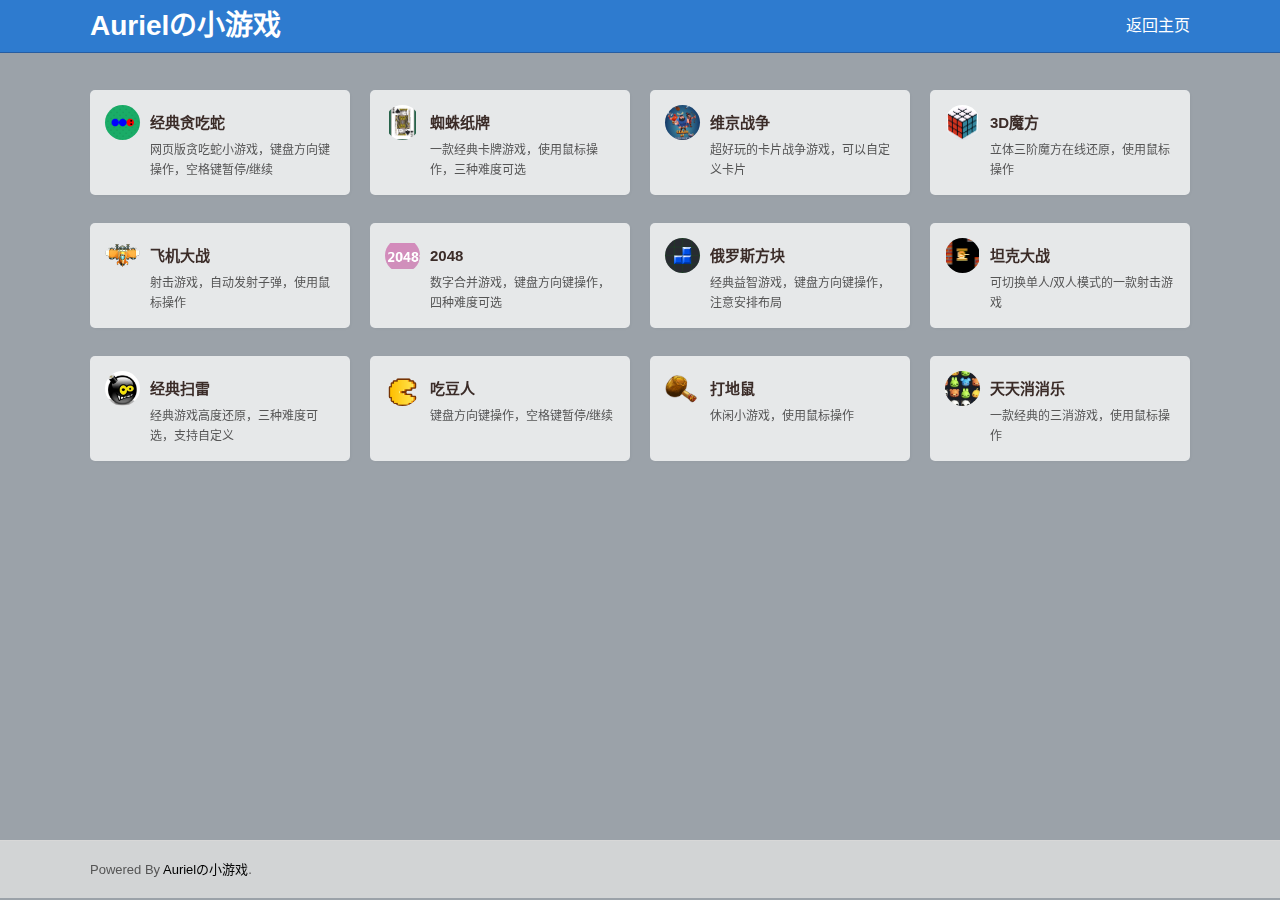
<file: index.html>
<!DOCTYPE html>
<html lang="zh-CN">
<head>
  <meta charset="UTF-8">
  <meta name="viewport" content="width=device-width, initial-scale=1, user-scalable=no" />
  <meta http-equiv="Cache-Control" content="no-transform" />
  <meta http-equiv="Cache-Control" content="no-siteapp" />
  <meta name="applicable-device" content="pc,mobile" />
  <meta name="author" content="Auriel" />
  <meta name="description" content="Aurielの小游戏,在线小游戏,HTML5游戏,小游戏在线玩" />
  <meta name="keywords" content="Auriel,小游戏,在线小游戏,HTML5游戏,网页游戏,小游戏在线玩,益智小游戏,休闲小游戏,Online Mini Games,auriel.top" />
  <link rel="stylesheet" href="css/nav.css" type="text/css" />
  <title>Aurielの小游戏</title>
  <link rel="shortcut icon" href="favicon.ico" />
  <!--Google Analytics(gtag)-->
  <script async src="https://www.googletagmanager.com/gtag/js?id=G-WVK0S6H59D"></script>
  <script>
    window.dataLayer = window.dataLayer || [];
    function gtag(){dataLayer.push(arguments);}
    gtag('js', new Date());
    gtag('config', 'G-WVK0S6H59D');
  </script>
  <!--Microsoft Clarity-->
  <script type="text/javascript">
    (function(c,l,a,r,i,t,y){
      c[a]=c[a]||function(){(c[a].q=c[a].q||[]).push(arguments)};
      t=l.createElement(r);t.async=1;t.src="https://www.clarity.ms/tag/"+i;
      y=l.getElementsByTagName(r)[0];y.parentNode.insertBefore(t,y);
    })(window, document, "clarity", "script", "fu11495sl7");
  </script>
  <!--百度统计-->
  <script>
    var _hmt = _hmt || [];
    (function() {
      var hm = document.createElement("script");
      hm.src = "https://hm.baidu.com/hm.js?6f06504e0effd8ada0d6de8da7cdb9c1";
      var s = document.getElementsByTagName("script")[0]; 
      s.parentNode.insertBefore(hm, s);
    })();
  </script>
  <!--51LA统计-->
  <script charset="UTF-8" id="LA_COLLECT" src="//sdk.51.la/js-sdk-pro.min.js"></script>
  <script>LA.init({id:"JgqPSyTX0bBpPwXV",ck:"JgqPSyTX0bBpPwXV"})</script>
  <!--灵雀应用监控-->
  <script src="https://sdk.51.la/perf/js-sdk-perf.min.js" crossorigin="anonymous"></script>
  <script>
    new LingQue.Monitor().init({id:"Jk6zc9D356fnVo2s",sendSuspicious:true});
  </script>
  <script>
    /* Only register a service worker if it's supported */
    if ('serviceWorker' in navigator) {
      navigator.serviceWorker.register('/service-worker.js');
    }
  </script>
</head>

<body data-rsssl=1 style="background-repeat:no-repeat; background-attachment:fixed;background-size:cover;background-image: url(https://api.ixiaowai.cn/api/api.php);">
  <!--背景遮罩开始-->
  <style>
    .bg-cover{
        position:fixed;
        top: 0px;
        left: 0px;
        outline:5000px solid rgba(0, 0, 0, 0.1);
        z-index: 0;
    }
  </style>
  <div class="bg-cover"></div>
  <!--背景遮罩结束-->
  <div class="header">
    <div class="container">
      <a class="site" href="/">Aurielの小游戏</a>
      <nav class="header-menu">
        <ul>
          <li class=""><a href="https://www.auriel.top/" target="_blank">返回主页</a></li>
        </ul>
      </nav>
    </div>
  </div>
  <!-- header -->

  <div id="content-wrapper">
    <div class="container">
      <div class="nav-cell clearfix">
        <ul class="nav-list">
          <li>
            <a class="nav-item clearfix" href="snake" target="_blank">
              <div class="nav-img"
                style="margin-bottom:40px;background-image: url(snake/icon.png);">
              </div>
              <div class="nav-name">经典贪吃蛇</div>
              <p>网页版贪吃蛇小游戏，键盘方向键操作，空格键暂停/继续</p>
            </a>
          </li>
          <li>
            <a class="nav-item clearfix" href="solitaire" target="_blank">
              <div class="nav-img"
                style="margin-bottom:40px;background-image: url(solitaire/icon.png);">
              </div>
              <div class="nav-name">蜘蛛纸牌</div>
              <p>一款经典卡牌游戏，使用鼠标操作，三种难度可选</p>
            </a>
          </li>
          <li>
            <a class="nav-item clearfix" href="viking" target="_blank">
              <div class="nav-img"
                style="margin-bottom:40px;background-image: url(viking/icon.png);">
              </div>
              <div class="nav-name">维京战争</div>
              <p>超好玩的卡片战争游戏，可以自定义卡片</p>
            </a>
          </li>
          <li>
            <a class="nav-item clearfix" href="cube" target="_blank">
              <div class="nav-img"
                style="margin-bottom:40px;background-image: url(cube/icon.png);">
              </div>
              <div class="nav-name">3D魔方</div>
              <p>立体三阶魔方在线还原，使用鼠标操作</p>
            </a>
          </li>
          <li>
            <a class="nav-item clearfix" href="plane" target="_blank">
              <div class="nav-img"
                style="margin-bottom:40px;background-image: url(plane/icon.png);">
              </div>
              <div class="nav-name">飞机大战</div>
              <p>射击游戏，自动发射子弹，使用鼠标操作</p>
            </a>
          </li>
          <li>
            <a class="nav-item clearfix" href="2048" target="_blank">
              <div class="nav-img"
                style="margin-bottom:40px;background-image: url(2048/icon.png);">
              </div>
              <div class="nav-name">2048</div>
              <p>数字合并游戏，键盘方向键操作，四种难度可选</p>
            </a>
          </li>
          <li>
            <a class="nav-item clearfix" href="tetris" target="_blank">
              <div class="nav-img"
                style="margin-bottom:40px;background-image: url(tetris/icon.png);">
              </div>
              <div class="nav-name">俄罗斯方块</div>
              <p>经典益智游戏，键盘方向键操作，注意安排布局</p>
            </a>
          </li>
          <li>
            <a class="nav-item clearfix" href="battle" target="_blank">
              <div class="nav-img"
                style="margin-bottom:40px;background-image: url(battle/icon.png);">
              </div>
              <div class="nav-name">坦克大战</div>
              <p>可切换单人/双人模式的一款射击游戏</p>
            </a>
          </li>
          <li>
            <a class="nav-item clearfix" href="minesweeper" target="_blank">
              <div class="nav-img"
                style="margin-bottom:40px;background-image: url(minesweeper/icon.png);">
              </div>
              <div class="nav-name">经典扫雷</div>
              <p>经典游戏高度还原，三种难度可选，支持自定义</p>
            </a>
          </li>
          <li>
            <a class="nav-item clearfix" href="pacman" target="_blank">
              <div class="nav-img"
                style="margin-bottom:40px;background-image: url(pacman/icon.png);">
              </div>
              <div class="nav-name">吃豆人</div>
              <p>键盘方向键操作，空格键暂停/继续</p>
            </a>
          </li>
          <li>
            <a class="nav-item clearfix" href="diglett" target="_blank">
              <div class="nav-img"
                style="margin-bottom:40px;background-image: url(diglett/icon.png);">
              </div>
              <div class="nav-name">打地鼠</div>
              <p>休闲小游戏，使用鼠标操作</p>
            </a>
          </li>
          <li>
            <a class="nav-item clearfix" href="dailypop" target="_blank">
              <div class="nav-img"
                style="margin-bottom:40px;background-image: url(dailypop/icon.png);">
              </div>
              <div class="nav-name">天天消消乐</div>
              <p>一款经典的三消游戏，使用鼠标操作</p>
            </a>
          </li>
        </ul>
      </div>
    </div>
  </div>

  <!-- footer -->
  <footer class="footer">
    <div class="container clearfix">
      <div class="copy">
      	 Powered By <a href="/">Aurielの小游戏</a>.
      </div>
    </div>
  </footer>

  <script src="js/nav.js"></script>
</body>
</html>
</file>
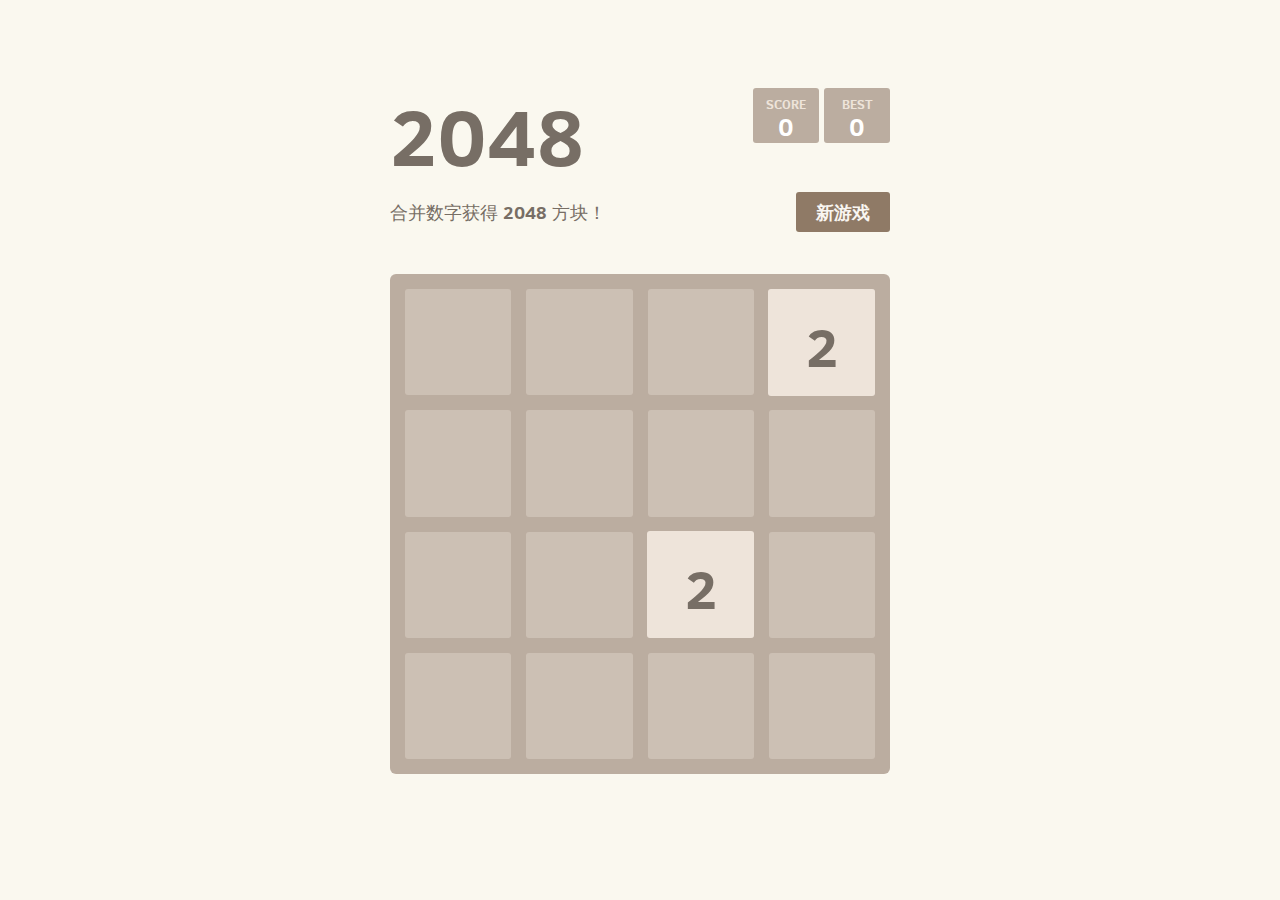
<file: 2048/index.html>
<!DOCTYPE html>
<html>
<head>
  <meta charset="utf-8">
  <title>2048 - Aurielの小游戏</title>
  <link href="style/main.css" rel="stylesheet" type="text/css">
  <link rel="shortcut icon" href="icon.png">
  <link rel="apple-touch-icon" href="meta/apple-touch-icon.png">
  <link rel="apple-touch-startup-image" href="meta/apple-touch-startup-image-640x1096.png" media="(device-width: 320px) and (device-height: 568px) and (-webkit-device-pixel-ratio: 2)"> <!-- iPhone 5+ -->
  <link rel="apple-touch-startup-image" href="meta/apple-touch-startup-image-640x920.png"  media="(device-width: 320px) and (device-height: 480px) and (-webkit-device-pixel-ratio: 2)"> <!-- iPhone, retina -->
  <meta name="apple-mobile-web-app-capable" content="yes">
  <meta name="apple-mobile-web-app-status-bar-style" content="black">
  <meta name="HandheldFriendly" content="True">
  <meta name="MobileOptimized" content="320">
  <meta name="viewport" content="width=device-width, target-densitydpi=160dpi, initial-scale=1.0, maximum-scale=1, user-scalable=no, minimal-ui">
  <meta name="author" content="Auriel" />
  <meta name="description" content="2048,在线小游戏,HTML5游戏,网页游戏" />
  <meta name="keywords" content="2048,数字合并游戏,在线小游戏,HTML5游戏,网页游戏,Online Mini Games,auriel.top" />
  <!--Google Analytics(gtag)-->
  <script async src="https://www.googletagmanager.com/gtag/js?id=G-WVK0S6H59D"></script>
  <script>
    window.dataLayer = window.dataLayer || [];
    function gtag(){dataLayer.push(arguments);}
    gtag('js', new Date());
    gtag('config', 'G-WVK0S6H59D');
  </script>
  <!--Microsoft Clarity-->
  <script type="text/javascript">
    (function(c,l,a,r,i,t,y){
      c[a]=c[a]||function(){(c[a].q=c[a].q||[]).push(arguments)};
      t=l.createElement(r);t.async=1;t.src="https://www.clarity.ms/tag/"+i;
      y=l.getElementsByTagName(r)[0];y.parentNode.insertBefore(t,y);
    })(window, document, "clarity", "script", "fu11495sl7");
  </script>
  <!--百度统计-->
  <script>
    var _hmt = _hmt || [];
    (function() {
      var hm = document.createElement("script");
      hm.src = "https://hm.baidu.com/hm.js?6f06504e0effd8ada0d6de8da7cdb9c1";
      var s = document.getElementsByTagName("script")[0]; 
      s.parentNode.insertBefore(hm, s);
    })();
  </script>
  <!--51LA统计-->
  <script charset="UTF-8" id="LA_COLLECT" src="//sdk.51.la/js-sdk-pro.min.js"></script>
  <script>LA.init({id:"JgqPSyTX0bBpPwXV",ck:"JgqPSyTX0bBpPwXV"})</script>
  <!--灵雀应用监控-->
  <script src="https://sdk.51.la/perf/js-sdk-perf.min.js" crossorigin="anonymous"></script>
  <script>
    new LingQue.Monitor().init({id:"Jk6zc9D356fnVo2s",sendSuspicious:true});
  </script>
  <script>
    /* Only register a service worker if it's supported */
    if ('serviceWorker' in navigator) {
      navigator.serviceWorker.register('/service-worker.js');
    }
  </script>
</head>
<body>
  <div class="container">
    <div class="heading">
      <h1 class="title">2048</h1>
      <div class="scores-container">
        <div class="score-container">0</div>
        <div class="best-container">0</div>
      </div>
    </div>

    <div class="above-game">
      <p class="game-intro">合并数字获得 <strong>2048</strong> 方块！</p>
      <a class="restart-button">新游戏</a>
    </div>

    <div class="game-container">
      <div class="game-message">
        <p></p>
        <div class="lower">
	        <a class="keep-playing-button">继续游戏</a>
          <a class="retry-button">重新开始</a>
        </div>
      </div>

      <div class="grid-container">
        <div class="grid-row">
          <div class="grid-cell"></div>
          <div class="grid-cell"></div>
          <div class="grid-cell"></div>
          <div class="grid-cell"></div>
        </div>
        <div class="grid-row">
          <div class="grid-cell"></div>
          <div class="grid-cell"></div>
          <div class="grid-cell"></div>
          <div class="grid-cell"></div>
        </div>
        <div class="grid-row">
          <div class="grid-cell"></div>
          <div class="grid-cell"></div>
          <div class="grid-cell"></div>
          <div class="grid-cell"></div>
        </div>
        <div class="grid-row">
          <div class="grid-cell"></div>
          <div class="grid-cell"></div>
          <div class="grid-cell"></div>
          <div class="grid-cell"></div>
        </div>
      </div>

      <div class="tile-container">

      </div>
    </div>

  </div>

  <script src="js/bind_polyfill.js"></script>
  <script src="js/classlist_polyfill.js"></script>
  <script src="js/animframe_polyfill.js"></script>
  <script src="js/keyboard_input_manager.js"></script>
  <script src="js/html_actuator.js"></script>
  <script src="js/grid.js"></script>
  <script src="js/tile.js"></script>
  <script src="js/local_storage_manager.js"></script>
  <script src="js/game_manager.js"></script>
  <script src="js/application.js"></script>
</body>
</html>
</file>
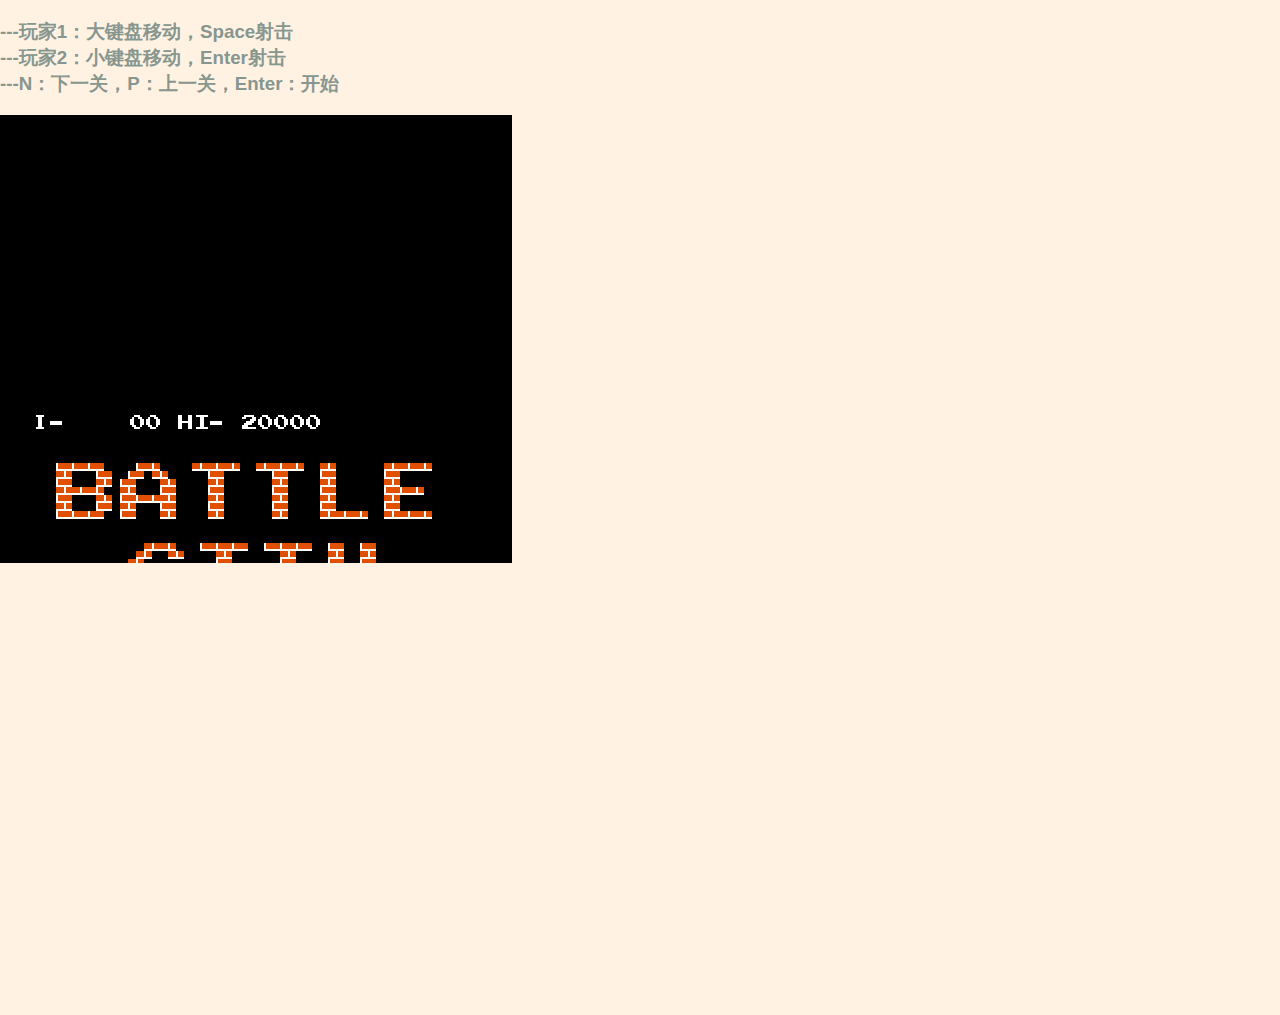
<file: battle/index.html>
﻿<!DOCTYPE html>
<html lang="zh" class="no-js demo-1">
	<head>
		<meta charset="UTF-8" />
		<meta http-equiv="X-UA-Compatible" content="IE=edge,chrome=1"> 
		<meta name="viewport" content="width=device-width, initial-scale=1.0">		
		<meta name="author" content="Auriel" />
		<meta name="description" content="坦克大战,在线小游戏,HTML5游戏,网页游戏" />
		<meta name="keywords" content="坦克大战,射击游戏,在线小游戏,HTML5游戏,网页游戏,Online Mini Games,auriel.top" />
		<script src="js/jquery.min.js"></script>
		<script src="js/Helper.js"></script>
		<script src="js/keyboard.js"></script>
		<script src="js/const.js"></script>
		<script src="js/level.js"></script>
		<script src="js/crackAnimation.js"></script>
		<script src="js/prop.js"></script>
		<script src="js/bullet.js"></script>
		<script src="js/tank.js"></script>
		<script src="js/num.js"></script>
		<script src="js/menu.js"></script>
		<script src="js/map.js"></script>
		<script src="js/Collision.js"></script>
		<script src="js/stage.js"></script>
		<script src="js/main.js"></script>
		<link rel="stylesheet" type="text/css" href="css/default.css" />
		<style type="text/css">
			#canvasDiv canvas{
				position:absolute;
			}
		</style>
		<title>坦克大战 - Aurielの小游戏</title>
		<link rel="shortcut icon" href="icon.png">
		<!--Google Analytics(gtag)-->
		<script async src="https://www.googletagmanager.com/gtag/js?id=G-WVK0S6H59D"></script>
		<script>
		  window.dataLayer = window.dataLayer || [];
		  function gtag(){dataLayer.push(arguments);}
		  gtag('js', new Date());
		  gtag('config', 'G-WVK0S6H59D');
		</script>
		<!--Microsoft Clarity-->
		<script type="text/javascript">
		  (function(c,l,a,r,i,t,y){
			c[a]=c[a]||function(){(c[a].q=c[a].q||[]).push(arguments)};
			t=l.createElement(r);t.async=1;t.src="https://www.clarity.ms/tag/"+i;
			y=l.getElementsByTagName(r)[0];y.parentNode.insertBefore(t,y);
		  })(window, document, "clarity", "script", "fu11495sl7");
		</script>
		<!--百度统计-->
		<script>
		  var _hmt = _hmt || [];
		  (function() {
			var hm = document.createElement("script");
			hm.src = "https://hm.baidu.com/hm.js?6f06504e0effd8ada0d6de8da7cdb9c1";
			var s = document.getElementsByTagName("script")[0]; 
			s.parentNode.insertBefore(hm, s);
		  })();
		</script>
		<!--51LA统计-->
		<script charset="UTF-8" id="LA_COLLECT" src="//sdk.51.la/js-sdk-pro.min.js"></script>
		<script>LA.init({id:"JgqPSyTX0bBpPwXV",ck:"JgqPSyTX0bBpPwXV"})</script>
		<!--灵雀应用监控-->
		<script src="https://sdk.51.la/perf/js-sdk-perf.min.js" crossorigin="anonymous"></script>
		<script>
		  new LingQue.Monitor().init({id:"Jk6zc9D356fnVo2s",sendSuspicious:true});
		</script>
  		<script>
    	  /* Only register a service worker if it's supported */
    	  if ('serviceWorker' in navigator) {
      	    navigator.serviceWorker.register('/service-worker.js');
    	  }
 		</script>
	</head>
	<body>
		<div class="container">
			<head><h3>---玩家1：大键盘移动，Space射击<br>---玩家2：小键盘移动，Enter射击<br>---N：下一关，P：上一关，Enter：开始</h3></head>
			<div class="main clearfix">
				<div id="canvasDiv" >
					<canvas id="wallCanvas" ></canvas> 
					<canvas id="tankCanvas" ></canvas>
					<canvas id="grassCanvas" ></canvas>
					<canvas id="overCanvas" ></canvas> 
					<canvas id="stageCanvas" ></canvas>
				</div>
			</div>
			
		</div><!-- /container -->

	</body>
</html>
</file>
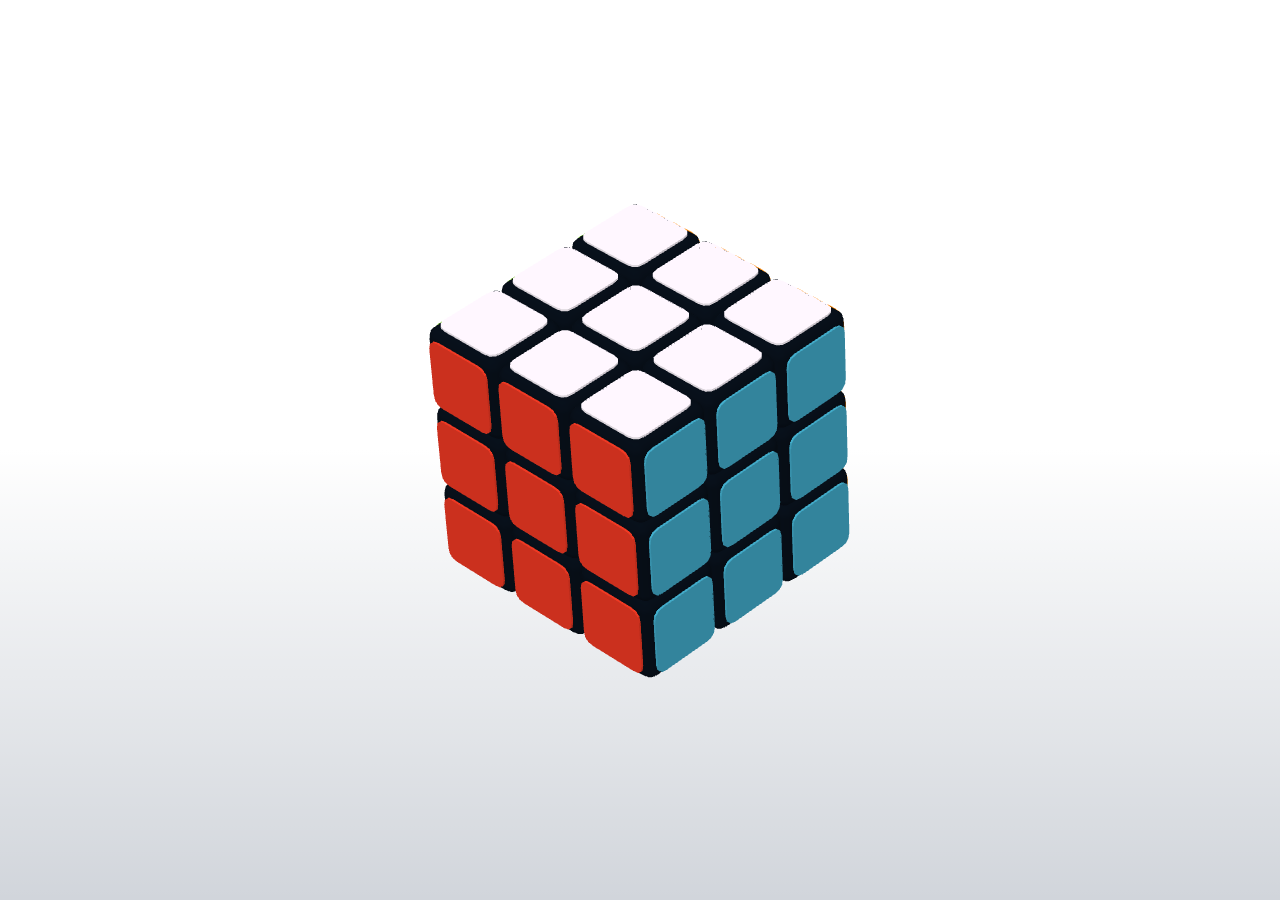
<file: cube/index.html>
﻿<!DOCTYPE html>
<html lang="en" >
<head>
<meta charset="UTF-8">
<title>3D魔方 - Aurielの小游戏</title>
<link rel="shortcut icon" href="icon.png">
<meta name="viewport" content="width=device-width,height=device-height,user-scalable=no,initial-scale=1.0,maximum-scale=1.0,minimum-scale=1.0">
<meta name="author" content="Auriel" />
<meta name="description" content="3D魔方,在线小游戏,HTML5游戏,网页游戏" />
<meta name="keywords" content="3D魔方,立体三阶魔方还原,在线小游戏,HTML5游戏,网页游戏,Online Mini Games,auriel.top" />
<link rel="stylesheet" href="css/style.css">
<!--Google Analytics(gtag)-->
<script async src="https://www.googletagmanager.com/gtag/js?id=G-WVK0S6H59D"></script>
<script>
  window.dataLayer = window.dataLayer || [];
  function gtag(){dataLayer.push(arguments);}
  gtag('js', new Date());
  gtag('config', 'G-WVK0S6H59D');
</script>
<!--Microsoft Clarity-->
<script type="text/javascript">
  (function(c,l,a,r,i,t,y){
    c[a]=c[a]||function(){(c[a].q=c[a].q||[]).push(arguments)};
    t=l.createElement(r);t.async=1;t.src="https://www.clarity.ms/tag/"+i;
    y=l.getElementsByTagName(r)[0];y.parentNode.insertBefore(t,y);
  })(window, document, "clarity", "script", "fu11495sl7");
</script>
<!--百度统计-->
<script>
  var _hmt = _hmt || [];
  (function() {
    var hm = document.createElement("script");
    hm.src = "https://hm.baidu.com/hm.js?6f06504e0effd8ada0d6de8da7cdb9c1";
    var s = document.getElementsByTagName("script")[0]; 
    s.parentNode.insertBefore(hm, s);
  })();
</script>
<!--51LA统计-->
<script charset="UTF-8" id="LA_COLLECT" src="//sdk.51.la/js-sdk-pro.min.js"></script>
<script>LA.init({id:"JgqPSyTX0bBpPwXV",ck:"JgqPSyTX0bBpPwXV"})</script>
<!--灵雀应用监控-->
<script src="https://sdk.51.la/perf/js-sdk-perf.min.js" crossorigin="anonymous"></script>
<script>
  new LingQue.Monitor().init({id:"Jk6zc9D356fnVo2s",sendSuspicious:true});
</script>
<script>
  /* Only register a service worker if it's supported */
  if ('serviceWorker' in navigator) {
    navigator.serviceWorker.register('/service-worker.js');
  }
</script>
</head>
<body>

<div class="ui">

  <div class="ui__background"></div>

  <div class="ui__game"></div>

  <div class="ui__texts">
    <h1 class="text text--title">
      <span>THE</span>
      <span>CUBE</span>
    </h1>
    <div class="text text--note">
      双击魔方即可开始
    </div>
    <div class="text text--timer">
      0:00
    </div>
    <div class="text text--complete">
      <span>Complete!</span>
    </div>
    <div class="text text--best-time">
      <icon trophy></icon>
      <span>Best Time!</span>
    </div>
  </div>

  <div class="ui__prefs">
    <range name="flip" title="Flip Type" list="Swift&nbsp;,Smooth,Bounce"></range>
    <range name="scramble" title="Scramble Length" list="20,25,30"></range>
    <range name="fov" title="Camera Angle" list="Ortographic,Perspective"></range>
    <range name="theme" title="Color Scheme" list="Cube,Erno,Dust,Camo,Rain"></range>
  </div>

  <div class="ui__stats">
    <div class="stats" name="total-solves">
      <i>Total solves:</i><b>-</b>
    </div>
    <div class="stats" name="best-time">
      <i>Best time:</i><b>-</b>
    </div>
    <div class="stats" name="worst-time">
      <i>Worst time:</i><b>-</b>
    </div>
    <div class="stats" name="average-5">
      <i>Average of 5:</i><b>-</b>
    </div>
    <div class="stats" name="average-12">
      <i>Average of 12:</i><b>-</b>
    </div>
    <div class="stats" name="average-25">
      <i>Average of 25:</i><b>-</b>
    </div>
  </div>

  <div class="ui__buttons">
    <button class="btn btn--bl btn--stats">
      <icon trophy></icon>
    </button>
    <button class="btn btn--bl btn--prefs">
      <icon settings></icon>
    </button>
    <button class="btn btn--bl btn--back">
      <icon back></icon>
    </button>
    <button class="btn btn--br btn--pwa">
    </button>
  </div>

</div>

<script src='js/three.min.js'></script>
<script src="js/index.js"></script>
</body>
</html>
</file>
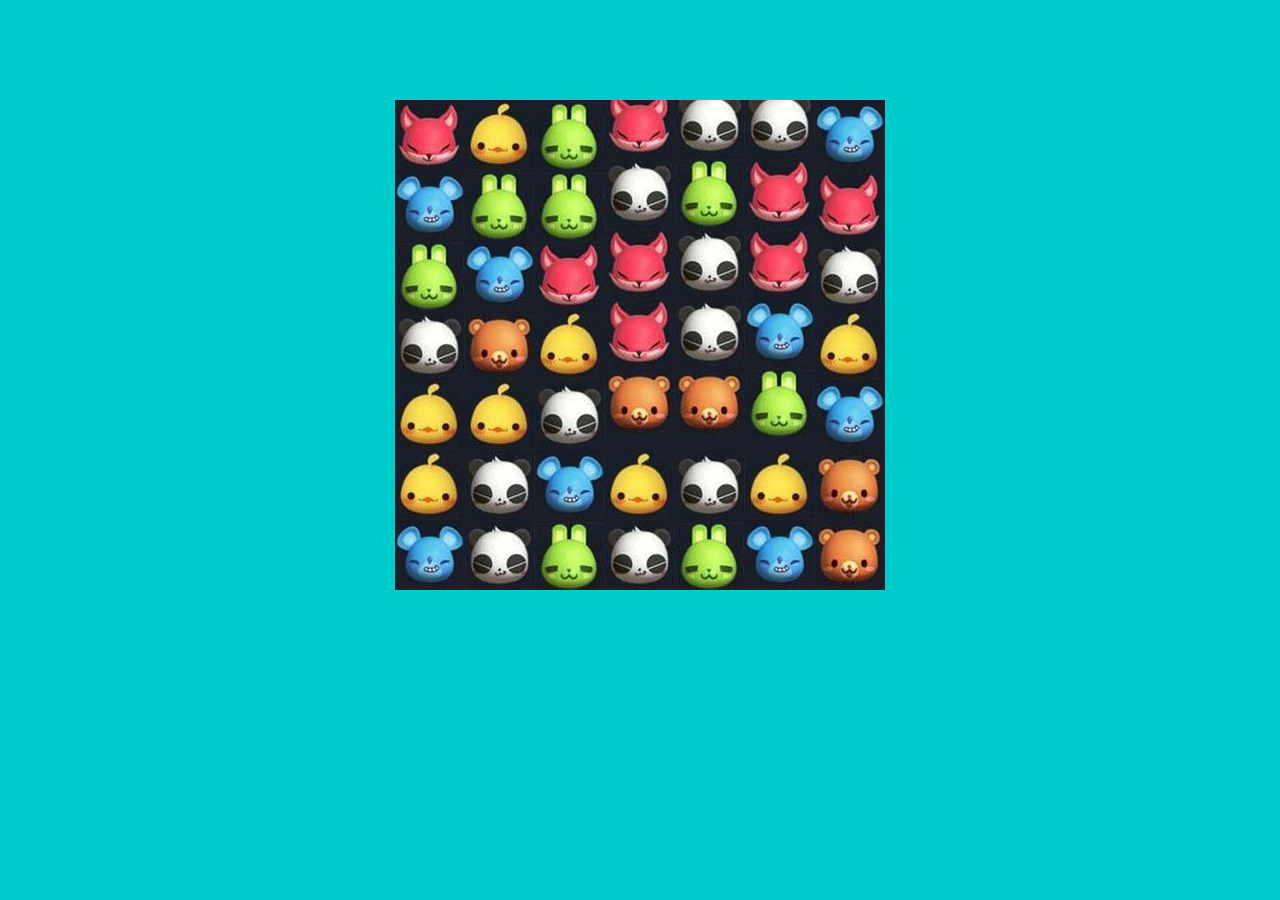
<file: dailypop/index.html>
<html>
<head>
<meta charset="UTF-8">
<title>天天消消乐 - Aurielの小游戏</title>
<link rel="shortcut icon" href="icon.png">
<meta name="viewport" content="width=device-width, initial-scale=1">
<meta name="author" content="Auriel" />
<meta name="description" content="天天消消乐,在线小游戏,HTML5游戏,网页游戏" />
<meta name="keywords" content="天天消消乐,经典三消游戏,在线小游戏,HTML5游戏,网页游戏,Online Mini Games,auriel.top" />
<link rel="stylesheet" href="css/style.css"/>
<!--Google Analytics(gtag)-->
<script async src="https://www.googletagmanager.com/gtag/js?id=G-WVK0S6H59D"></script>
<script>
  window.dataLayer = window.dataLayer || [];
  function gtag(){dataLayer.push(arguments);}
  gtag('js', new Date());
  gtag('config', 'G-WVK0S6H59D');
</script>
<!--Microsoft Clarity-->
<script type="text/javascript">
  (function(c,l,a,r,i,t,y){
    c[a]=c[a]||function(){(c[a].q=c[a].q||[]).push(arguments)};
    t=l.createElement(r);t.async=1;t.src="https://www.clarity.ms/tag/"+i;
    y=l.getElementsByTagName(r)[0];y.parentNode.insertBefore(t,y);
  })(window, document, "clarity", "script", "fu11495sl7");
</script>
<!--百度统计-->
<script>
  var _hmt = _hmt || [];
  (function() {
    var hm = document.createElement("script");
    hm.src = "https://hm.baidu.com/hm.js?6f06504e0effd8ada0d6de8da7cdb9c1";
    var s = document.getElementsByTagName("script")[0]; 
    s.parentNode.insertBefore(hm, s);
  })();
</script>
<!--51LA统计-->
<script charset="UTF-8" id="LA_COLLECT" src="//sdk.51.la/js-sdk-pro.min.js"></script>
<script>LA.init({id:"JgqPSyTX0bBpPwXV",ck:"JgqPSyTX0bBpPwXV"})</script>
<!--灵雀应用监控-->
<script src="https://sdk.51.la/perf/js-sdk-perf.min.js" crossorigin="anonymous"></script>
<script>
  new LingQue.Monitor().init({id:"Jk6zc9D356fnVo2s",sendSuspicious:true});
</script>
<script>
  /* Only register a service worker if it's supported */
  if ('serviceWorker' in navigator) {
    navigator.serviceWorker.register('/service-worker.js');
  }
</script>
</head>

<body>

<ul id="ul1"></ul>

<script type="text/javascript" src="js/jquery.min.js"></script>
<script type="text/javascript" src="js/index.js"></script>

</body>
</html>
</file>
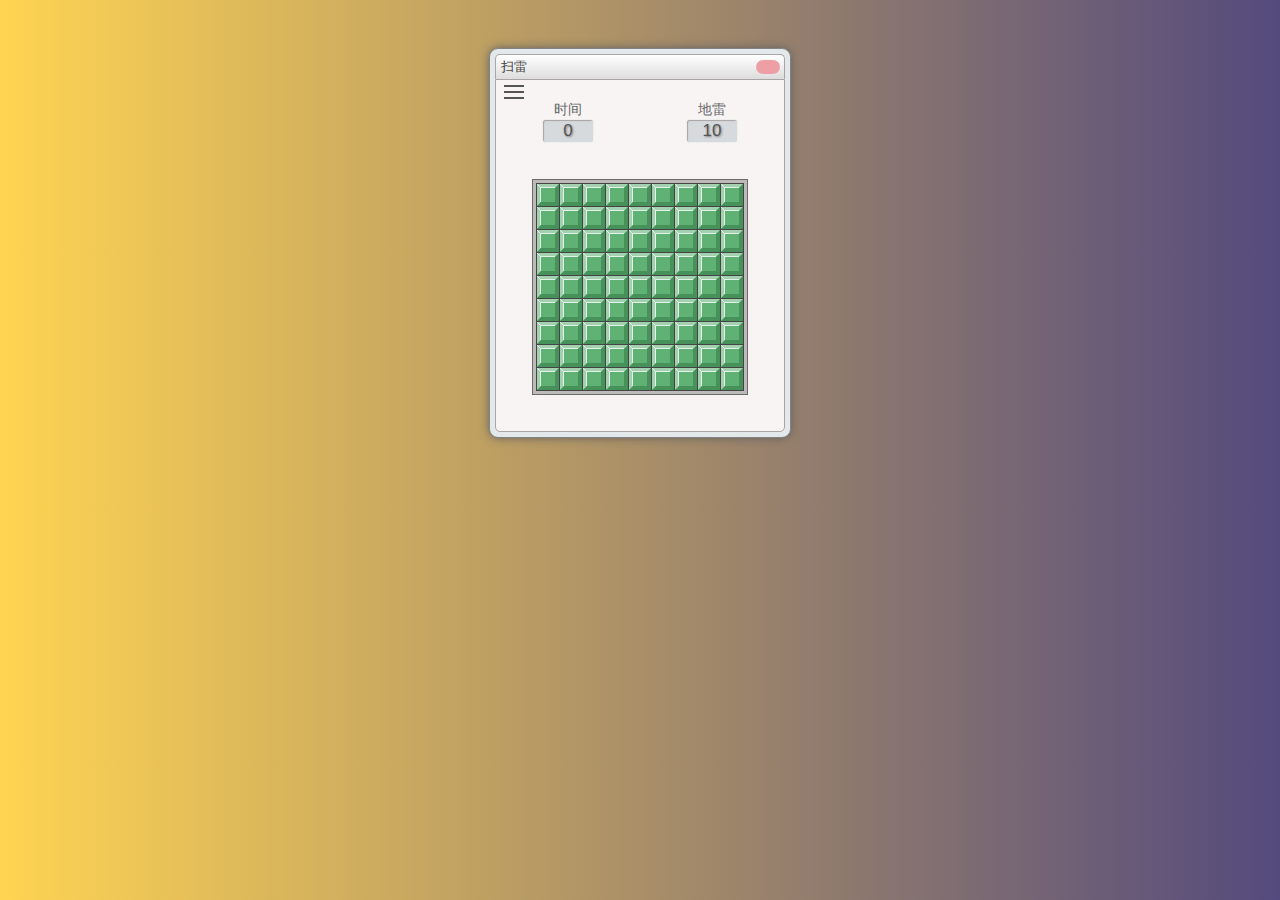
<file: minesweeper/index.html>
<!doctype html>
<html>
<head>
    <meta charset="UTF-8">
    <title>经典扫雷 - Aurielの小游戏</title>
    <meta name="author" content="Auriel" />
    <meta name="description" content="经典扫雷,在线小游戏,HTML5游戏,网页游戏" />
    <meta name="keywords" content="经典扫雷,益智小游戏,在线小游戏,HTML5游戏,网页游戏,Online Mini Games,auriel.top" />
    <!--标题栏-->
    <link rel="icon" href="icon.png" type="image/x-icon">
    <!--收藏夹-->
    <link rel="shortcut icon" href="icon.png" type="image/x-icon">
    <link rel="stylesheet" type="text/css" href="minesweeper/cssfile.css" />
    <!--Google Analytics(gtag)-->
    <script async src="https://www.googletagmanager.com/gtag/js?id=G-WVK0S6H59D"></script>
    <script>
      window.dataLayer = window.dataLayer || [];
      function gtag(){dataLayer.push(arguments);}
      gtag('js', new Date());
      gtag('config', 'G-WVK0S6H59D');
    </script>
    <!--Microsoft Clarity-->
    <script type="text/javascript">
      (function(c,l,a,r,i,t,y){
        c[a]=c[a]||function(){(c[a].q=c[a].q||[]).push(arguments)};
        t=l.createElement(r);t.async=1;t.src="https://www.clarity.ms/tag/"+i;
        y=l.getElementsByTagName(r)[0];y.parentNode.insertBefore(t,y);
      })(window, document, "clarity", "script", "fu11495sl7");
    </script>
    <!--百度统计-->
    <script>
      var _hmt = _hmt || [];
      (function() {
        var hm = document.createElement("script");
        hm.src = "https://hm.baidu.com/hm.js?6f06504e0effd8ada0d6de8da7cdb9c1";
        var s = document.getElementsByTagName("script")[0]; 
        s.parentNode.insertBefore(hm, s);
      })();
    </script>
    <!--51LA统计-->
    <script charset="UTF-8" id="LA_COLLECT" src="//sdk.51.la/js-sdk-pro.min.js"></script>
    <script>LA.init({id:"JgqPSyTX0bBpPwXV",ck:"JgqPSyTX0bBpPwXV"})</script>
    <!--灵雀应用监控-->
    <script src="https://sdk.51.la/perf/js-sdk-perf.min.js" crossorigin="anonymous"></script>
    <script>
      new LingQue.Monitor().init({id:"Jk6zc9D356fnVo2s",sendSuspicious:true});
    </script>
    <script>
      /* Only register a service worker if it's supported */
      if ('serviceWorker' in navigator) {
        navigator.serviceWorker.register('/service-worker.js');
      }
    </script>
</head>

<body>

    <!--主窗口-->
    <div id="minesweeper" class="window">
            <!--顶栏-->
            <div class="window-title">
    
                <div id="move-mine" class="window-title-left-span">扫雷</div>
    
                <div class="window-title-right-icon">
    
                    <span class="m-point3"></span>
    
                </div>
    
            </div>
            <!--工作区域-->
            <div class="window-container">
                <!--设置选项-->
                <div id="opt">
                    <!--设置菜单列表-->
                    <div id="opt-list">
                        
                        <ul>
                            <li id="opt-restart">重新开始</li>
    
                            <li><span class="right-tri">难度<i class="spot"></i></span>
                                <ul class="opt-level">
                                    <li>初级</li>
                                    <li>中级</li>
                                    <li>高级</li>
                                </ul>
                            </li>
                           
                            <li><span class="right-tri">颜色<i class="spot"></i></span>
                                <ul class="opt-bg">
                                    <li>绿色</li>
                                    <li>棕色</li>
                                    <li>蓝色</li>
                                </ul>
                            </li>

                            <li id='opt-custom'>自定义</li>

                            <li id='hint-switch'>问号 : </li>
                           
                            <li id="opt-info">统计信息</li>
    
                            <li id="opt-about">关于</li>

                            <li style="display: none;"><a target="_blank" style="color: green; text-decoration: none;" href="https://zhangxiaoleiwk.gitee.io/saolei2.html">新版本!</a></li>
                        </ul>
                    </div>
                </div>
    
                <!--顶部信息-->
                <div id="topTools">
                    <div class="toolBox"><span class="label">时间</span><br><span id="timer">0</span></div>
                    <div class="toolBox"><span class="label">地雷</span><br><span id="mineNum">&nbsp</span></div>
                </div>
    
                <!--格子工作区域-->
                <div class="desk_border">
                    <div id="desk"></div>
                </div>
            </div>
        </div>
        <!--END-->
    
        <!--获胜窗口-->
        <div id="games-win-window" class="window">
            <div class="window-title">
                <div  id="move-win" class="window-title-left-span">恭喜！</div>
                <div class="window-title-right-icon">
                    <span class="point3"></span>
                </div>
            </div>
    
            <div class="window-container">
                <div id="games-win-content">
                    <span>完成!</span>
                    <span id="spendTime"></span>
                </div>
                <div class="restart-bt-box">
                    <button id="box-restart" class="button">重新开始</button>
                    <button class="button point3">关闭</button>
                </div>
            </div>
        </div>

        <!--失败窗口-->
        <div id="games-lost-window" class="window">
            <div class="window-title">
                <div id="move-lost" class="window-title-left-span">失败！</div>
                <div class="window-title-right-icon">
                    <span class="point3"></span>
                </div>
            </div>
        
            <div class="window-container">
                <div id="games-lost-content">
                    <span>触雷!</span>
                    <span>完成 <b id='degree' style="color: orange;"></b>%</span>
                </div>
                <div class="restart-bt-box">
                    <button id="box2-restart" class="button">重新开始</button>
                    <button class="button point3">关闭</button>
                </div>
            </div>
        </div>
    
        <!--信息统计-->
        <div id="games-info-window" class="window">
    
            <div class="window-title">
                <div  id="move-info" class="window-title-left-span">统计信息</div>
                <div class="window-title-right-icon">
                    <span class="point3"></span>
                </div>
            </div>
    
            <div class="window-container">
    
                <div id="contentBox">

                    <div class="info-top-label">
                        <span id="normal-info">初级</span>
                        <span id="middle-info">中级</span>
                        <span id="hard-info">高级</span>
                    </div>

                    <div id="threeInfo">
                        <div id="win5">
                            <span>最佳成绩</span>
                            <ul>
                                <li></li>
                                <li></li>
                                <li></li>
                                <li></li>
                                <li></li>
                            </ul>
                        </div>
                        <div id="win5info">
                            <ul>
                                <li>总局：<span></span></li>
                                <li>已胜：<span></span></li>
                                <li>胜率：<span></span></li>
                                <li>最多连胜：<span></span></li>
                                <li>最多连败：<span></span></li>
                            </ul>
                        </div>
                    </div>
                </div>
                <div class="reset-game-data">
                    <button class="button point3">关闭</button>
                    <button id='rst-data' class="button">清除</button>
                </div>
            </div>
        </div>

                <!--自定义窗口-->
                <div id="games-custom-window" class="window">
                    <div class="window-title">
                        <div id="move-custom" class="window-title-left-span">自定义</div>
                        <div class="window-title-right-icon">
                            <span class="point3"></span>
                        </div>
                    </div>
                
                    <div class="window-container">
                
                        <div class="custom">
                
                            <div>宽度 (9-30)<input min='9' max="30" id='custom-w' type="number" value="9" /></div>
                            <div>高度 (9-24)<input min="9" max="24" id='custom-h' type="number" value="9" /></div>
                            <div>地雷 (10-667)<input min="10" max="667" id='custom-n' type="number" value="10" /></div>
                
                        </div>
                
                        <div class="custom-tips">自定义模式下不能保存成绩！</div>
                
                        <div class="custom-bt-box">
                            <button class="button point3">取消</button>
                            <button id='custom-bt' class="button">开始</button>
                        </div>
                    </div>
                </div>
    
        <!--关于-->
        <div id="about-games-window" class="window">
    
            <div class="window-title">
                <div  id="move-about" class="window-title-left-span">关于</div>
                <div class="window-title-right-icon">
                    <span class="point3"></span>
                </div>
            </div>
    
            <div class="window-container">
                <div id="about-games-content">
                    <div>经典扫雷游戏，游戏功能及操作细节高度还原了Windows 7自带扫雷。
		<br/>游戏说明：
		<br/>（1）第一步不会触雷，也不会是数字。
		<br/>（2）支持双键排除操作。
		<br/>（3）支持自定义模式。
		<br/>（4）可关闭问号。
		<br/>（5）在本地记录每种难度下最佳五局成绩，可随时清除。
		<br/>（6）三种难度和图标颜色供选择。
		<hr/>Powered By <a href="/" target="_blank">Aurielの小游戏</a>.
	    </div>
                </div>
            </div>
        </div>

    <script src="minesweeper/jsfile.js"></script>
    
</body>

</html>
</file>
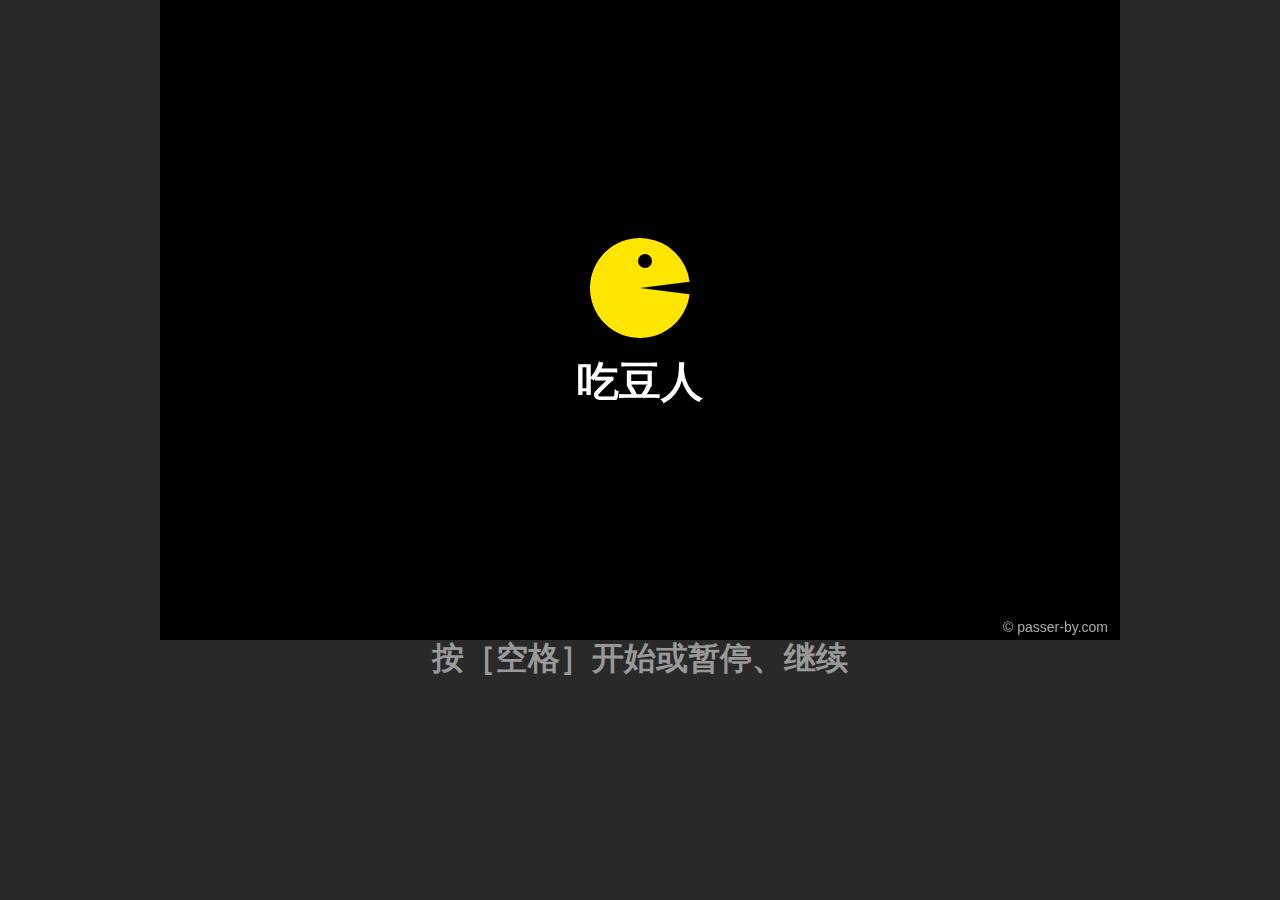
<file: pacman/index.html>
<html>
<head>
<meta charset="utf8">
<title>吃豆人 - Aurielの小游戏</title>
<link rel="shortcut icon" href="icon.png">
<meta name="author" content="Auriel" />
<meta name="description" content="吃豆人,在线小游戏,HTML5游戏,网页游戏" />
<meta name="keywords" content="吃豆人,休闲小游戏,在线小游戏,HTML5游戏,网页游戏,Online Mini Games,auriel.top" />
<style>
	body{background-color: #292929}
	*{padding:0;margin:0;}
	.wrapper{
		width: 960px;
		margin:0 auto;
		line-height:36px;
		text-align:center;
		color:#999;
	}
	canvas{display:block;background: #000;}
	.mod-botton{
		height: 32px;
		padding: 15px 0;
		text-align: center;
	}
</style>
<!--Google Analytics(gtag)-->
<script async src="https://www.googletagmanager.com/gtag/js?id=G-WVK0S6H59D"></script>
<script>
  window.dataLayer = window.dataLayer || [];
  function gtag(){dataLayer.push(arguments);}
  gtag('js', new Date());
  gtag('config', 'G-WVK0S6H59D');
</script>
<!--Microsoft Clarity-->
<script type="text/javascript">
  (function(c,l,a,r,i,t,y){
    c[a]=c[a]||function(){(c[a].q=c[a].q||[]).push(arguments)};
    t=l.createElement(r);t.async=1;t.src="https://www.clarity.ms/tag/"+i;
    y=l.getElementsByTagName(r)[0];y.parentNode.insertBefore(t,y);
  })(window, document, "clarity", "script", "fu11495sl7");
</script>
<!--百度统计-->
<script>
  var _hmt = _hmt || [];
  (function() {
    var hm = document.createElement("script");
    hm.src = "https://hm.baidu.com/hm.js?6f06504e0effd8ada0d6de8da7cdb9c1";
    var s = document.getElementsByTagName("script")[0]; 
    s.parentNode.insertBefore(hm, s);
  })();
</script>
<!--51LA统计-->
<script charset="UTF-8" id="LA_COLLECT" src="//sdk.51.la/js-sdk-pro.min.js"></script>
<script>LA.init({id:"JgqPSyTX0bBpPwXV",ck:"JgqPSyTX0bBpPwXV"})</script>
<!--灵雀应用监控-->
<script src="https://sdk.51.la/perf/js-sdk-perf.min.js" crossorigin="anonymous"></script>
<script>
  new LingQue.Monitor().init({id:"Jk6zc9D356fnVo2s",sendSuspicious:true});
</script>
<script>
  /* Only register a service worker if it's supported */
  if ('serviceWorker' in navigator) {
    navigator.serviceWorker.register('/service-worker.js');
  }
</script>
</head>

<body>

<div class="wrapper">
	<canvas id="canvas" width="960" height="640">不支持画布</canvas>
	<p><h1>按［空格］开始或暂停、继续</h1></p>		
</div>
<script src="game.js"></script>
<script src="index.js"></script>
</body>
</html>
</file>
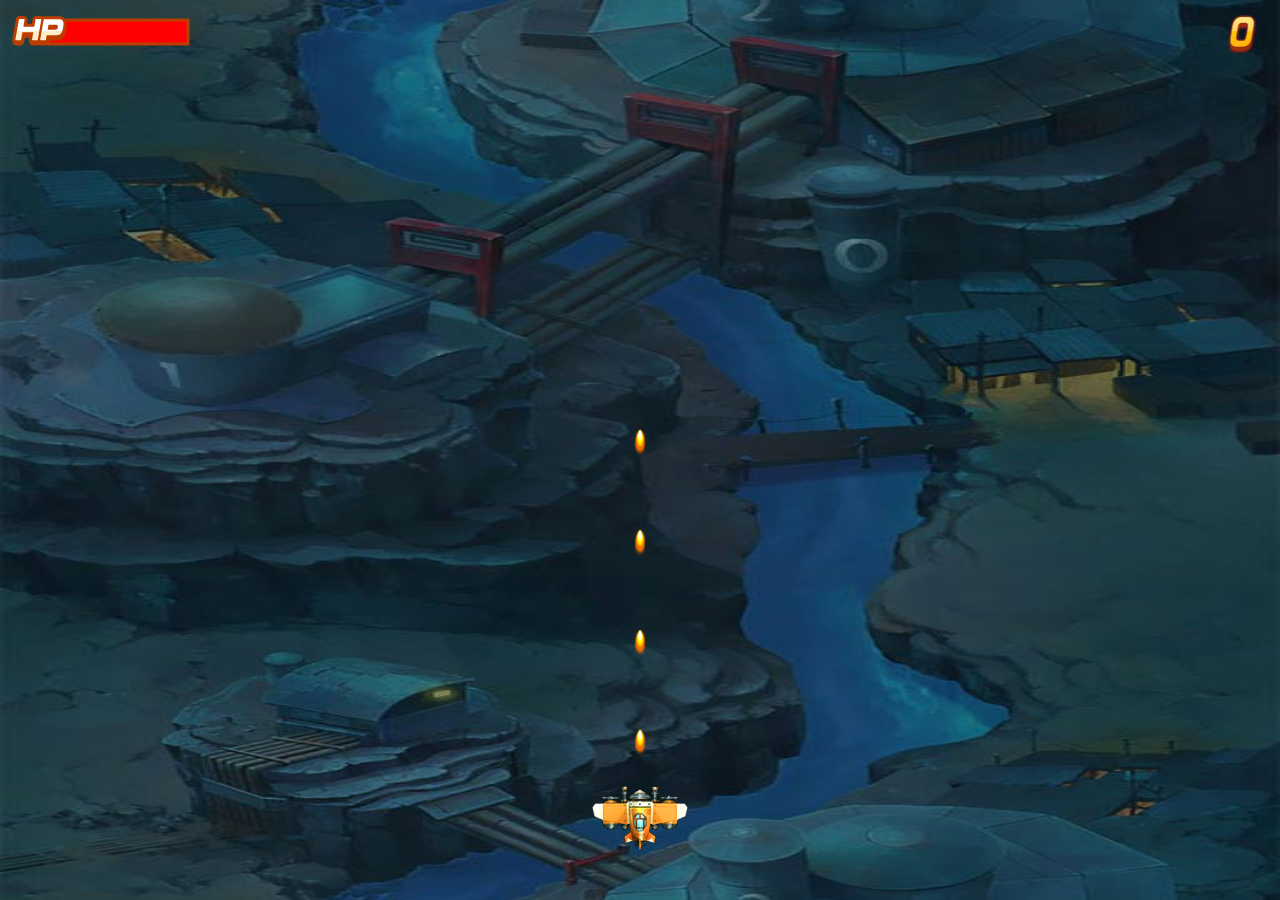
<file: plane/index.html>
<!DOCTYPE html>
<html>
	<head>
		<meta charset="UTF-8">
		<meta name="viewport" content="width=device-width,initial-scale=1,minimum-scale=1,maximum-scale=1,user-scalable=no" />
		<title>飞机大战 - Aurielの小游戏</title>
		<link rel="shortcut icon" href="icon.png">
		<link rel="stylesheet" href="css/reset.css" />
		<meta name="author" content="Auriel" />
		<meta name="description" content="飞机大战,在线小游戏,HTML5游戏,网页游戏" />
		<meta name="keywords" content="飞机大战,射击游戏,在线小游戏,HTML5游戏,网页游戏,Online Mini Games,auriel.top" />
		<!--Google Analytics(gtag)-->
		<script async src="https://www.googletagmanager.com/gtag/js?id=G-WVK0S6H59D"></script>
		<script>
		  window.dataLayer = window.dataLayer || [];
		  function gtag(){dataLayer.push(arguments);}
		  gtag('js', new Date());
		  gtag('config', 'G-WVK0S6H59D');
		</script>
		<!--Microsoft Clarity-->
		<script type="text/javascript">
		  (function(c,l,a,r,i,t,y){
			c[a]=c[a]||function(){(c[a].q=c[a].q||[]).push(arguments)};
			t=l.createElement(r);t.async=1;t.src="https://www.clarity.ms/tag/"+i;
			y=l.getElementsByTagName(r)[0];y.parentNode.insertBefore(t,y);
		  })(window, document, "clarity", "script", "fu11495sl7");
		</script>
		<!--百度统计-->
		<script>
		  var _hmt = _hmt || [];
		  (function() {
			var hm = document.createElement("script");
			hm.src = "https://hm.baidu.com/hm.js?6f06504e0effd8ada0d6de8da7cdb9c1";
			var s = document.getElementsByTagName("script")[0]; 
			s.parentNode.insertBefore(hm, s);
		  })();
		</script>
		<!--51LA统计-->
		<script charset="UTF-8" id="LA_COLLECT" src="//sdk.51.la/js-sdk-pro.min.js"></script>
		<script>LA.init({id:"JgqPSyTX0bBpPwXV",ck:"JgqPSyTX0bBpPwXV"})</script>
		<!--灵雀应用监控-->
		<script src="https://sdk.51.la/perf/js-sdk-perf.min.js" crossorigin="anonymous"></script>
		<script>
		  new LingQue.Monitor().init({id:"Jk6zc9D356fnVo2s",sendSuspicious:true});
		</script>
		<script>
		  /* Only register a service worker if it's supported */
		  if ('serviceWorker' in navigator) {
		    navigator.serviceWorker.register('/service-worker.js');
		  }
		</script>
	</head>
	<body>
		<canvas id="canvas"></canvas>
		<script type="text/javascript" src="system/Tools.js" ></script>
		<script type="text/javascript" src="property/Frame.js" ></script>
		<script type="text/javascript" src="js/BackGround.js" ></script>
		<script type="text/javascript" src="js/Bomb.js" ></script>
		<script type="text/javascript" src="js/MyPlane.js" ></script>
		<script type="text/javascript" src="js/Bullet.js" ></script>
		<script type="text/javascript" src="js/EnemyPlane.js" ></script>
		<script type="text/javascript" src="js/GameStart.js" ></script>
		<script>
			window.onload = function(){
				//禁用移动端浏览器页面的上下拖拽
				document.body.addEventListener('touchmove',function(e){e.preventDefault()},false);
				//开始游戏
				new GameStart();
			}
		</script>
	</body>
</html>
</file>
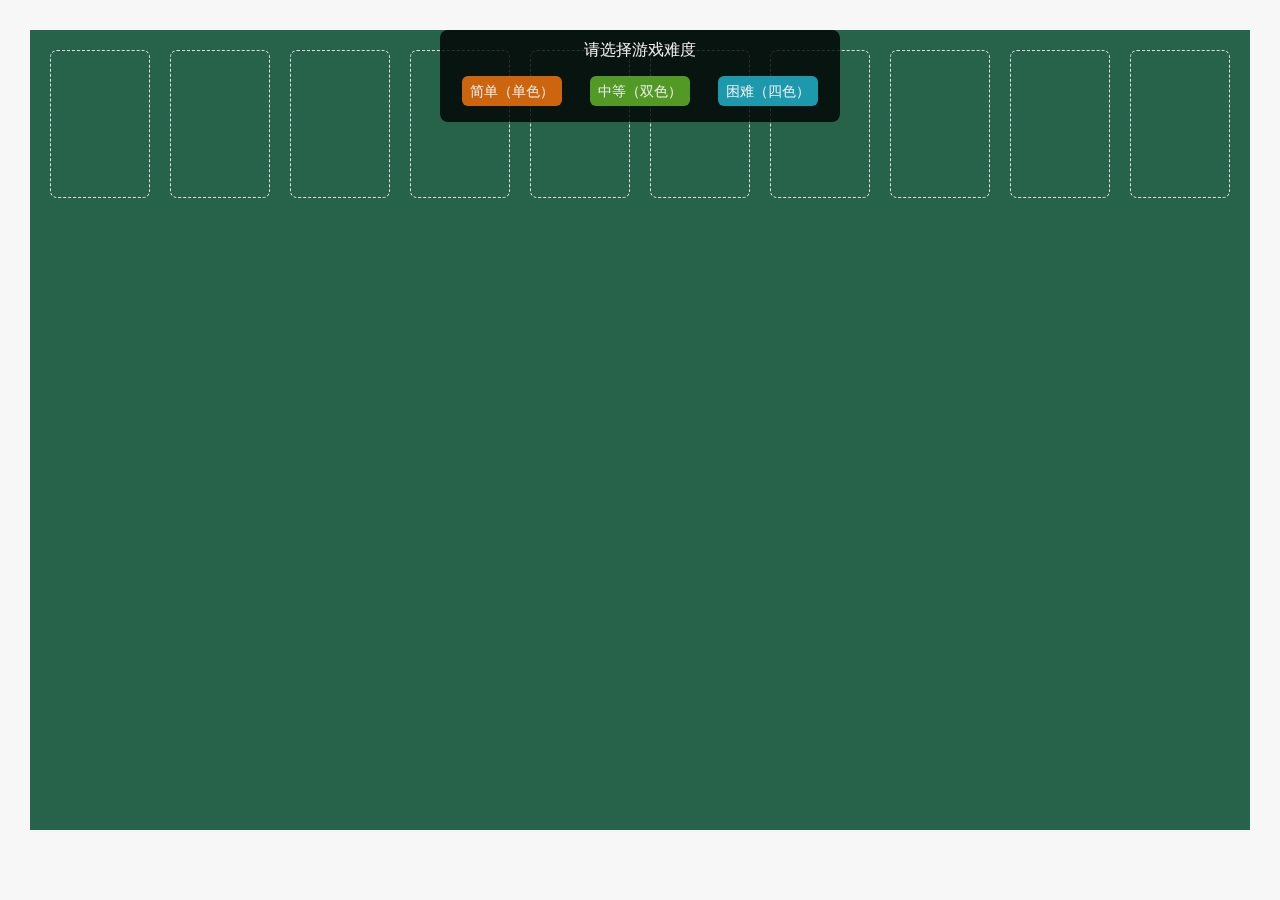
<file: solitaire/index.html>
﻿<!DOCTYPE html>
<html>
<head>
  <title>蜘蛛纸牌 - Aurielの小游戏</title>
  <link rel="shortcut icon" href="icon.png">
  <meta charset="utf-8" />
  <meta content="IE=edge,chrome=1" http-equiv="X-UA-Compatible" />
  <meta content="webkit" name="renderer" />
  <meta content="width=device-width, initial-scale=1" name="viewport" />
  <meta name="author" content="Auriel" />
  <meta name="description" content="蜘蛛纸牌,在线小游戏,HTML5游戏,网页游戏" />
  <meta name="keywords" content="蜘蛛纸牌,经典卡牌游戏,在线小游戏,HTML5游戏,网页游戏,Online Mini Games,auriel.top" />
  <meta content="Title" name="apple-mobile-web-app-title" />
  <meta content="yes" name="apple-mobile-web-app-capable" />
  <meta content="black" name="apple-mobile-web-app-status-bar-style" />
  <meta content="True" name="HandheldFriendly" />
  <link rel="stylesheet" href="css/public.css">
  <script src="js/jquery.min.js"></script>
  <!--Google Analytics(gtag)-->
  <script async src="https://www.googletagmanager.com/gtag/js?id=G-WVK0S6H59D"></script>
  <script>
	window.dataLayer = window.dataLayer || [];
	function gtag(){dataLayer.push(arguments);}
	gtag('js', new Date());
	gtag('config', 'G-WVK0S6H59D');
  </script>
  <!--Microsoft Clarity-->
  <script type="text/javascript">
	(function(c,l,a,r,i,t,y){
	  c[a]=c[a]||function(){(c[a].q=c[a].q||[]).push(arguments)};
	  t=l.createElement(r);t.async=1;t.src="https://www.clarity.ms/tag/"+i;
	  y=l.getElementsByTagName(r)[0];y.parentNode.insertBefore(t,y);
	})(window, document, "clarity", "script", "fu11495sl7");
  </script>
  <!--百度统计-->
  <script>
	var _hmt = _hmt || [];
	(function() {
	  var hm = document.createElement("script");
	  hm.src = "https://hm.baidu.com/hm.js?6f06504e0effd8ada0d6de8da7cdb9c1";
	  var s = document.getElementsByTagName("script")[0]; 
	  s.parentNode.insertBefore(hm, s);
	})();
  </script>
  <!--51LA统计-->
  <script charset="UTF-8" id="LA_COLLECT" src="//sdk.51.la/js-sdk-pro.min.js"></script>
  <script>LA.init({id:"JgqPSyTX0bBpPwXV",ck:"JgqPSyTX0bBpPwXV"})</script>
  <!--灵雀应用监控-->
  <script src="https://sdk.51.la/perf/js-sdk-perf.min.js" crossorigin="anonymous"></script>
  <script>
	new LingQue.Monitor().init({id:"Jk6zc9D356fnVo2s",sendSuspicious:true});
  </script>
  <script>
    /* Only register a service worker if it's supported */
    if ('serviceWorker' in navigator) {
      navigator.serviceWorker.register('/service-worker.js');
    }
  </script>
</head>
<body>

<div class="gameView" id="gameView">
<div class="gameBg"></div>
<div class="pokerBox" id="pokerBox"></div>
</div>

<script type="text/javascript">
	$('#pokerBox').on('mousedown','img',function(event){
		event.preventDefault();
	})

	var pickLeft = pickTop = 0;
	var pickObj = null;
	$('body').on('mousedown','#pokerBox .pokerLine .pokerLi',function(event){
		var check = checkCanPickPoker(this);
		if(check.state){
			var e = event || window.event;
			pickLeft = e.offsetX;
			pickTop = e.offsetY;
			pickObj = $(this); 

			var groupTop = Number($(this).attr('groupTop'));
			var html = '';
			$(this).closest('.pokerLine').find('.pokerLi').each(function(){
				if($(this).attr('groupTop')>=groupTop){
					html += $(this).prop('outerHTML');
					$(this).attr('state','move');
				}
			});

			var itLeft = e.clientX - pickLeft;
			var itTop = e.clientY - pickTop;
			$('#pokerBox .pokerMoveGroup').show().css({
				top: itTop,
				left: itLeft,
			}).html(html);
		}else{
			gAlert({
				txt: '该牌不允许被拖动',
			});
		}
	}).on('mousemove',function(event){
		if(pickObj){
			var e = event || window.event;
			var itLeft = e.clientX - pickLeft;
			var itTop = e.clientY - pickTop;
			$('#pokerBox .pokerMoveGroup').css({
				top: itTop,
				left: itLeft,
			})
		}
	}).on('mouseup',function(event){
		if(pickObj){
			var endLeft = Number($('#pokerBox .pokerMoveGroup').css('left').replace('px',''))+50;
			var leftKb = $('#gameView')[0].offsetLeft;
			var range = 0;
			if(endLeft<=leftKb+120+10){ // 处于第一列
				range = 1;
			}else if(endLeft>=leftKb+120*9+10){ // 处于最后一列
				range = 10;
			}else{
				range = Math.ceil((endLeft-leftKb)/120);
			}

			var moveCard = pickObj;
			var endCard = $('#pokerBox .pokerLine[group="'+range+'"] .pokerLi:last');

			if(endCard.length>0){
				var moveCardSplit = moveCard.attr('card').split('-');
				var endCardSplit = endCard.attr('card').split('-');
				// if(moveCardSplit[0]==endCardSplit[0]&&moveCardSplit[1]==endCardSplit[1]-1){
				if(moveCardSplit[1]==endCardSplit[1]-1){
					$('#pokerBox .pokerLine[group="'+range+'"]').append($('#pokerBox .pokerMoveGroup').html());
					$('#pokerBox .pokerLine[group="'+range+'"] .pokerLi').attr({
						grouptop: function(){ return $(this).index()+1 },
						groupleft: range,
					})
					$('#pokerBox .pokerLine .pokerLi[state="move"]').remove();
				}
			}else{
				$('#pokerBox .pokerLine[group="'+range+'"]').append($('#pokerBox .pokerMoveGroup').html());
				$('#pokerBox .pokerLine[group="'+range+'"] .pokerLi').attr({
					grouptop: 1,
					groupleft: range,
				})
				$('#pokerBox .pokerLine .pokerLi[state="move"]').remove();
			}

			$('#pokerBox .pokerLine .pokerLi[state="move"]').removeAttr('state');

			$('#pokerBox .pokerMoveGroup').hide().css({
				top: 0,
				left: 0,
			}).empty();
			pickLeft = pickTop = 0;
			pickObj = null;
		}

		checkNoOpenPoker(); // 检测并翻开没有翻开的扑克
		checkDonePoker(); // 检测是否可以直接收取正确排序的卡牌
	})

	$('#pokerBox').on('click','.pokerDeposit',function(){
		keepSendPoker();
	})

	// 初始化页面布局
	function initView(){
		var html = html2 = '';
		for(var i=1;i<=10;i++){
			html += '<div class="pokerBr" style="left: '+(120*i-100)+'px" group="'+i+'"></div>';
			html2 += '<div class="pokerLine" style="left: '+(120*i-100)+'px" group="'+i+'"></div>';
		}
		var html3 = '<div class="pokerDeposit"></div>'; // 牌堆
		var html4 = '<div class="pokerMoveGroup"></div>'; // 移动牌组
		var html5 = '<div class="pokerDoneGroup"></div>'; // 完成牌组
		$('#pokerBox').html(html+html2+html3+html4+html5);
	}

	// 生成随机扑克牌数组
	var pokerData = {
		type: [ 'a', 'b', 'c', 'd' ], // [a 方片] [b 梅花] [c 黑桃] [d 红桃]
		num: [ 1, 2, 3, 4, 5, 6, 7, 8, 9, 10, 11, 12, 13 ],
	};
	var pokerAllCount = 0;
	var pokerAllPet = [];
	var pokerSendNum = 0;
	var pokerDifficult = 1; // [1 简单（单色）] [2 中等（双色）] [3 困难（四色）]
	function initRandomPoker(){
		pokerAllCount = 0;
		pokerAllPet = [];
		pokerSendNum = 0;
		for(var i=1;i<=pokerData.type.length;i++){
			for(var t=1;t<=pokerData.num.length;t++){
				var d = pokerData.type[i-1]+'-'+pokerData.num[t-1];
				pokerAllPet.push(d,d);
			}
		}
		// console.log(pokerAllPet);
		pokerAllCount = pokerAllPet.length;
		pokerAllPet = shuffle(pokerAllPet);
	}

	// 数组随机排序
	function shuffle(arr){
		var len = arr.length;
		for(var i = 0; i < len - 1; i++){
			var idx = Math.floor(Math.random() * (len - i));
			var temp = arr[idx];
			arr[idx] = arr[len - i - 1];
			arr[len - i -1] = temp;
		}
		return arr;
	}

	// 生成扑克牌卡片
	function initPokerCard(){
		var html = '';
		for(var i=1;i<=pokerAllCount;i++){
			var sort = pokerAllCount-i+1;
			var card = pokerAllPet[sort-1];

			// if(sort == 34){
			// 	card = 'a-3'
			// }else if(sort == 44){
			// 	card = 'a-2'
			// }else if(sort == 54){
			// 	card = 'a-1'
			// }

			html += '<div class="pokerLi" isOpen="no" sort="'+sort+'" card="'+card+'" style="left: '+(i*2-1)+'px;">'+
						'<div class="img">'+
							'<img src="img/'+card+'.png" name="face" />'+
							'<img src="img/f-1.png" name="back" />'+
						'</div>'+
					'</div>';
		}
		$('#pokerBox .pokerDeposit').append(html);
	}

	// 首次发牌动画
	function initFirstSendPoker(){
		var pokerLineView = 54; // [ 6, 6, 6, 6, 5, 5, 5, 5, 5, 5 ]
		var pokerLineStart = 1;
		var pokerLineInset = null;
		setTimeout(function(){
			pokerLineInset = setInterval(function(){
				var s = pokerLineStart;
				if(s<=54){ // 执行首次发牌
					var groupTop = Math.ceil(s/10);
					var top = (groupTop-1)*30;
					var groupLeft = (s-1)%10+1;
					var left = (groupLeft-1)*120;
					animateSendPoker(s,{
						param: {
							top: -612+top,
							left: left,
							// 'z-index': s,
						},
						group: {
							groupTop: groupTop,
							groupLeft: groupLeft,
						},
					});
					pokerLineStart++;
					pokerSendNum++;
				}else{
					clearInterval(pokerLineInset);
					setTimeout(function(){
						for(var i=pokerLineView-9;i<=pokerLineView;i++){ // 执行首次翻牌
						// for(var i=pokerLineView-54;i<=pokerLineView;i++){ // 执行首次翻牌
							animateOpenPoker(i);
						}
					},200)
				}
			},100)
		},800)
	}

	// 继续发牌
	function keepSendPoker(){
		var canSend = true;
		$('#pokerBox .pokerLine').each(function(){
			if($(this).find('.pokerLi').length==0){
				canSend = false;
			}
		})
		if(canSend){
			var lastAllNum = pokerSendNum;
			var pokerLineStart = lastAllNum+1;
			var pokerLineInset = null;
			pokerLineInset = setInterval(function(){
				var s = pokerLineStart;
				if(s<=lastAllNum+10){ // 每轮发牌10张
					var groupLeft = s-lastAllNum;
					var left = (groupLeft-1)*120;
					var groupTop = $('#pokerBox .pokerLine[group="'+groupLeft+'"] .pokerLi').length+1;
					var top = (groupTop-1)*30;
					animateSendPoker(s,{
						param: {
							top: -612+top,
							left: left,
							// 'z-index': s,
						},
						group: {
							groupTop: groupTop,
							groupLeft: groupLeft,
						},
					},function(){
						animateOpenPoker(s);
					});
					pokerLineStart++;
					pokerSendNum++;
				}else{
					clearInterval(pokerLineInset);
				}
			},100)
		}else{
			gAlert({
				txt: '不允许在有空列的时候发牌',
			})
		}
	}

	// 执行发牌动画 [s 序号] [j 参数] [c 回调函数]
	function animateSendPoker(s,j,c){
		var obj = $('#pokerBox .pokerDeposit .pokerLi[sort="'+s+'"]');
		obj.attr(j.group).animate(j.param,150,function(){
			$('#pokerBox .pokerLine[group="'+j.group.groupLeft+'"]').append(obj.addClass('importantClass').prop('outerHTML'));
			obj.remove();
			if(c){ c(); }
		});
	}

	// 执行翻牌动画 [s 序号] [j 参数] [c 回调函数]
	function animateOpenPoker(s,j,c){
		$('#pokerBox .pokerLine .pokerLi[sort="'+s+'"]').attr('isOpen','yes');
	}

	// 检测是否可以拖动
	function checkCanPickPoker(obj){
		var result = {
			state: false, // 是否可以拖动 [true 可以] [false 不可以]
			dropGroupTop: 0, // 拖动的卡牌序号
		}
		if($(obj).attr('isOpen')=='yes'){
			var groupTop = Number($(obj).attr('groupTop'));
			var groupCardArr = [];
			$(obj).closest('.pokerLine').find('.pokerLi').each(function(){
				if($(this).attr('groupTop')>=groupTop){
					var c = $(this).attr('card').split('-');
					groupCardArr.push({
						a: c[0],
						b: Number(c[1]),
						g: $(this).attr('groupTop'),
					});
				}
			})
			// console.log(groupCardArr);

			result.state = true;
			result.dropGroupTop = groupCardArr[0].g;

			if(groupCardArr.length>1){
				for(var i=0;i<=groupCardArr.length-2;i++){
					var nowCard = groupCardArr[i];
					var nextCard = groupCardArr[i+1];
					if( !(nowCard.a==nextCard.a && nowCard.b==nextCard.b+1) ){
						result.state = false;
						result.dropGroupTop = 0;
					}
				}
			}
		}
		return result;
	}

	// 检测并翻开没有翻开的扑克
	function checkNoOpenPoker(){
		if(pokerSendNum<54){ return false; }
		$('#pokerBox .pokerLine').each(function(){
			if($(this).find('.pokerLi:last').attr('isOpen')=='no'){
				$(this).find('.pokerLi:last').attr('isOpen','yes');
			}
		})
	}

	// 检测是否可以直接收取正确排序的卡牌
	function checkDonePoker(){
		if(pokerSendNum<54){ return false; }
		$('#pokerBox .pokerLine .pokerLi[isopen="yes"][card$="-13"]').each(function(){
			var checkBit = $(this).attr('card').split('-')[0];
			var checkTop = Number($(this).attr('groupTop'));
			var pobj = $(this).closest('.pokerLine');
			var isDone = true;
			var pushCard = [ $(this).attr('sort') ];
			for(var i=1;i<=12;i++){
				var s = pobj.find('.pokerLi[isopen="yes"][groupTop="'+(checkTop+i)+'"]');
				pushCard.push(s.attr('sort'));
				if(pobj.find('.pokerLi[isopen="yes"][groupTop="'+(checkTop+i)+'"]').attr('card')!=checkBit+'-'+(13-i)){
					isDone = false;
					break;
				}
			}
			if(isDone){
				pushCard.reverse();
				moveDonePoker(pushCard);
			}
		})
	}

	// 收起正确排序的卡牌
	function moveDonePoker(arr){
		var endTop = $('#pokerBox .pokerDoneGroup').offset().top;
		var endLeft = $('#pokerBox .pokerDoneGroup').offset().left;
		var html = '';
		$.each(arr, function(a,b){
			var s = $('#pokerBox .pokerLine .pokerLi[sort="'+b+'"]');
			var top = s.offset().top;
			var left = s.offset().left;
			s.removeClass('importantClass').css({
				'position': 'fixed',
				'left': left,
				'top': top,
			});
			html += s.prop('outerHTML');
			s.animate({ top: endTop, left: endLeft },250,function(){
				s.remove();
				if(a==arr.length-1){
					$('#pokerBox .pokerDoneGroup').append(html);
				}
			});
		});
	}

	// 弹框
	function gAlert(json){
		var json = $.extend({
			txt: '',
			txtCenter: false,
			btn: '',
			btnCall: null,
			btn2: '',
			btn2Call: null,
			btn3: '',
			btn3Call: null,
		},json)
		// console.log(json);

		var hasBtn = hasBtn2 = hasBtn3 = false;
		if(json.btn&&json.btn!=''){ hasBtn = true; }
		if(json.btn2&&json.btn2!=''){ hasBtn2 = true; }
		if(json.btn3&&json.btn3!=''){ hasBtn3 = true; }

		var html = '<div class="gAlert" state="now">'+
						'<div class="txt" style="'+(json.txtCenter?'text-align:center;':'')+'">'+json.txt+'</div>'+
						(hasBtn||hasBtn2||hasBtn3?
							'<div class="tool disFlex heiAuto widAuto">'+
								(hasBtn?'<div class="btn btn1">'+json.btn+'</div>':'')+
								(hasBtn2?'<div class="btn btn2">'+json.btn2+'</div>':'')+
								(hasBtn3?'<div class="btn btn3">'+json.btn3+'</div>':'')+
							'</div>'
						:'')+
					'</div>';
		$('.gAlert:not(.out)').addClass('out').attr('state','out');
		$('body').append(html);
		var sobj =  $('.gAlert[state="now"]');
		sobj.find('.btn').click(function(){
			sobj.addClass('out').attr('state','out');
			if($(this).hasClass('btn1')&&json.btnCall){
				json.btnCall();
			}else if($(this).hasClass('btn2')&&json.btn2Call){
				json.btn2Call();
			}else if($(this).hasClass('btn3')&&json.btn3Call){
				json.btn3Call();
			}
		})

		if(!hasBtn&&!hasBtn2&&!hasBtn3){
			sobj.css('width','auto');
			var width = sobj.outerWidth();
			sobj.css({'margin-left': -width/2});
			setTimeout(function(){
				sobj.addClass('out').attr('state','out');
			},2000)
		}

		setTimeout(function(){
			sobj.css('top',30);
		},200)
	}

	// 选择游戏难度
	function chooseGameDifficulty(){
		gAlert({
			txt: '请选择游戏难度',
			txtCenter: true,
			btn: '简单（单色）',
			btnCall: function(){
				pokerDifficult = 1;
				pokerData.type = [ 'c', 'c', 'c', 'c' ];
				initGame();
			},
			btn2: '中等（双色）',
			btn2Call: function(){
				pokerDifficult = 2;
				pokerData.type = [ 'c', 'd', 'c', 'd' ];
				initGame();
			},
			btn3: '困难（四色）',
			btn3Call: function(){
				pokerDifficult = 3;
				pokerData.type = [ 'a', 'b', 'c', 'd' ];
				initGame();
			},
		});
	}

	// 开始游戏
	function initGame(){
		initRandomPoker(); // 生成随机扑克牌数组
		initPokerCard(); // 生成扑克牌卡片
		initFirstSendPoker(); // 触发首次发牌动画
	}

	initView(); // 初始化页面布局
	chooseGameDifficulty(); // 选择游戏难度
</script>

</body>
</html>
</file>
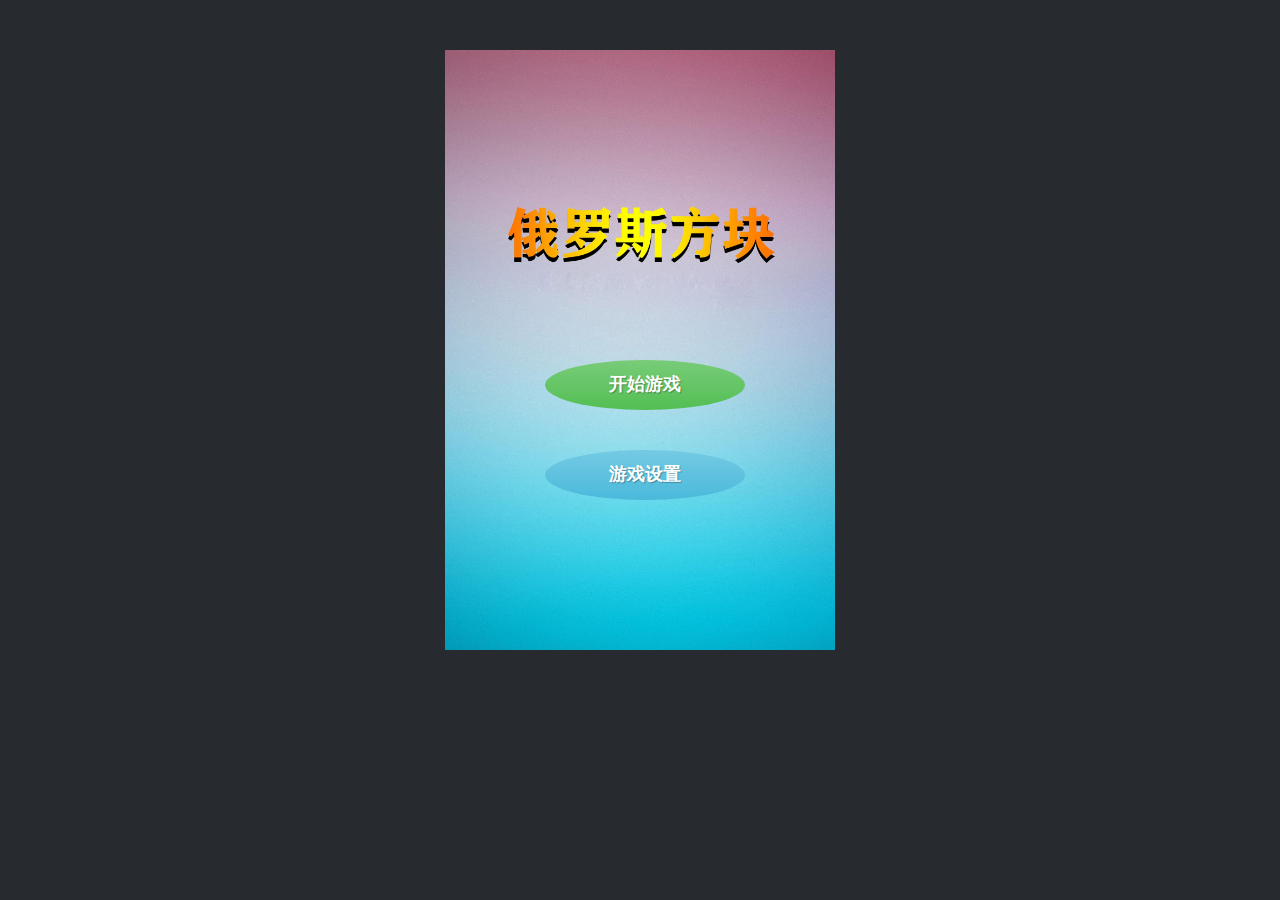
<file: tetris/index.html>
<!DOCTYPE html>
<html lang="en">
<head>
	<meta charset="UTF-8">
	<title>俄罗斯方块 - Aurielの小游戏</title>
	<meta name="author" content="Auriel" />
	<meta name="description" content="俄罗斯方块,在线小游戏,HTML5游戏,网页游戏" />
	<meta name="keywords" content="俄罗斯方块,益智小游戏,在线小游戏,HTML5游戏,网页游戏,Online Mini Games,auriel.top" />
	<link rel="shortcut icon" href="icon.png">
	<link rel="stylesheet" type="text/css" href="css/bootstrap.min.black.css">
	<link rel="stylesheet" type="text/css" href="css/4.css">
	<!--Google Analytics(gtag)-->
    <script async src="https://www.googletagmanager.com/gtag/js?id=G-WVK0S6H59D"></script>
    <script>
      window.dataLayer = window.dataLayer || [];
      function gtag(){dataLayer.push(arguments);}
      gtag('js', new Date());
      gtag('config', 'G-WVK0S6H59D');
    </script>
    <!--Microsoft Clarity-->
    <script type="text/javascript">
      (function(c,l,a,r,i,t,y){
        c[a]=c[a]||function(){(c[a].q=c[a].q||[]).push(arguments)};
        t=l.createElement(r);t.async=1;t.src="https://www.clarity.ms/tag/"+i;
        y=l.getElementsByTagName(r)[0];y.parentNode.insertBefore(t,y);
      })(window, document, "clarity", "script", "fu11495sl7");
    </script>
    <!--百度统计-->
    <script>
      var _hmt = _hmt || [];
      (function() {
        var hm = document.createElement("script");
        hm.src = "https://hm.baidu.com/hm.js?6f06504e0effd8ada0d6de8da7cdb9c1";
        var s = document.getElementsByTagName("script")[0]; 
        s.parentNode.insertBefore(hm, s);
      })();
    </script>
    <!--51LA统计-->
    <script charset="UTF-8" id="LA_COLLECT" src="//sdk.51.la/js-sdk-pro.min.js"></script>
    <script>LA.init({id:"JgqPSyTX0bBpPwXV",ck:"JgqPSyTX0bBpPwXV"})</script>
    <!--灵雀应用监控-->
    <script src="https://sdk.51.la/perf/js-sdk-perf.min.js" crossorigin="anonymous"></script>
    <script>
      new LingQue.Monitor().init({id:"Jk6zc9D356fnVo2s",sendSuspicious:true});
    </script>
    <script>
      /* Only register a service worker if it's supported */
      if ('serviceWorker' in navigator) {
        navigator.serviceWorker.register('/service-worker.js');
      }
    </script>
</head>

<body>
	<div class="start-container">
		<p>
			<button class="btn btn-success btn-start" id="btn-start">开始游戏</button>
			<button class="btn btn-info btn-set">游戏设置</button>
		</p>
	</div>
	<div class="game-container">

		<!-- 时间面板 -->
		<div class="panel panel-default timer-panel">
			<div class="panel-heading">
				进行时间
			</div>
			<div class="panel-body">
				<canvas id="timer">绘制时间</canvas>
			</div>
		</div>

		<!-- 帮助面板 -->
		<div class="panel panel-default help-panel">
			<div class="panel-body">
				<p>↑ 翻转方块</p>
                <p>↓ 加速下落</p>
                <p>→ 向右移动</p>
                <p>← 向左移动</p>
			</div>
		</div>

		<!-- 级别面板 -->
		<div class="panel panel-default leval-panel">
			<div class="panel-heading">
				当前级别
			</div>
			<div class="panel-body">
				<canvas id="leval">绘制级别</canvas>
			</div>
		</div>

		<!-- 游戏主面板 -->
		<div class="game-main-panel">
			<canvas id="c_game_main">绘制游戏主体</canvas>
		</div>

		<!-- 显示下一块面板 -->
		<div class="panel panel-default next-panel ">
			<div class="panel-heading">
				下一方块
			</div>
			<div class="panel-body">
				<canvas id="nextshape">绘制下一方块</canvas>
			</div>
		</div>
		<!-- 设置面板 -->
		<div class="panel panel-default setting-panel">
			<div class="panel-body">
				<button class="btn btn-danger btn-game-pause" type="button">暂停</button>
				<button class="btn btn-warning btn-game-setting " type="button">设置</button>
				<button type="button" class="btn btn-primary btn-game-start">开始</button>
			</div>
		</div>
		<!-- 得分面板 -->
		<div class="panel panel-default score-panel">
			<div class="panel-heading">
				当前得分
			</div>
			<div class="panel-body">
				<canvas id="score">绘制得分</canvas>
			</div>
		</div>
		<!-- 最高得分面板 -->
		<div class="panel panel-default high-score-panel">
			<div class="panel-heading">
				最高得分
			</div>
			<div class="panel-body">
				<canvas id="highscore">绘制最高得分</canvas>
			</div>
		</div>
	</div>
	<!-- 弹出设置面板 -->
	<div class="modal-dialog">
		<div class="modal-body">
			<label for="ck-sound">启用声音</label>
			<input type="checkbox" id="ck-sound">
			<br>
			<br>
			<button id="btn-dialog-close" class="btn">关闭</button>
		</div>
	</div>
	
	<!-- <script src="js/jquery-3.1.1.min.js"></script> -->
	<!-- <script src="app.js"></script> -->
	
	<script src="js/app.js"></script>
	<script src="js/Board.js"></script>
		  <!-- 主题面板绘图		 -->
	<script src="js/Canvas.js"></script>
		  <!-- 封装canvas对象 -->
    <script src="js/ResourceManager.js"></script>
	<!-- 加载资源 -->
	<script src="js/Block.js"></script>
	<!-- 单个方块 -->
	<script src="js/Shape.js"></script>
	<!-- 随机出现方块 -->
	<script src="js/Tetris.js"></script>
	<script src="js/Keyboard.js"></script>
	<script src="js/config.js"></script>
	<!-- 存储常用数据 -->
	<script src="vendor/howler.min.js"></script>
	<!-- 音频播放插件 -->
	<script src="js/Score.js"></script>
	<!-- 绘制得分 -->
	<script src="js/Timer.js"></script>
	<!-- 绘制计时 -->
	<script src="js/Leval.js"></script>
	<!-- 绘制级别 -->
	<script src="js/Nextshape.js"></script>
	<!-- 绘制下一个方块 -->
	<script src="js/highscore.js"></script>
	<!-- 绘制最高分 -->
	<script type="text/javascript">
	/*
		$('.btn-success').click(function(){
			$(".start-container").css({
				'display':'none'
			})
			$(".game-container").css({
				'display':'block'
			})
		})*/
	</script>
</body>
</html>
</file>
<file: css/nav.css>
html{font-family:sans-serif;-ms-text-size-adjust:100%;-webkit-text-size-adjust:100%}
body{margin:0;font-size:16px;color:#3e3e3e;line-height:1.6;word-spacing:0;letter-spacing:0;background:#adb5bd; }
p{margin:1.5em 0}h1,h2,h3,h4,h5,h6{margin:1em 0;font-weight:700}
h1{font-size:1.8em}
h2{font-size:1.6em}
h3{font-size:1.4em}
h4{font-size:1.2em}
h5{font-size:1em}
h6{font-size:1em}
ol,ul{padding-left:32px}ul{list-style-type:disc}
ol{list-style-type:decimal}
li{margin-bottom:.5em}
code,pre{margin-bottom:30px;font-family:Courier,Monaco,Terminal,monospace,Consolas,Inconsolata}
pre{color:#222;overflow:auto;font-size:13px;padding:16px 2px;text-shadow:none;background:#fff;border:solid 1px #f2f2f2}
code{color:#e96900;font-size:14px;border-radius:4px;background:#f8f8f8;word-wrap:break-word;border:solid 1px #dbe7f3}
pre code{border:0;color:#2879d0;background:#fff;word-spacing:0;letter-spacing:0}
blockquote{display:block;padding:15px 1rem;font-size:.9em;padding-right:15px;margin:0;color:#819198;border-left:6px solid #dce6f0;background:#f2f7fb;overflow:auto;word-wrap:normal;word-break:normal}
blockquote p{margin:0}a{color:#1e6bb8;text-decoration:none;word-wrap:break-word;background-color:transparent}b,strong{font-weight:700}
em{font-style:italic}del{font-style:italic}
strong em{font-weight:700}
hr{height:1px;margin:1.5rem 0;border:0;border-top:1px dashed #a5a5a5}
img{display:block;margin:0 auto;max-width:100%}
figcaption{margin-top:10px;text-align:center;color:#999;font-size:.7em}
table{display:table;width:100%;text-align:left}
tbody{border:0}
table tr{border:0;border-top:1px solid #ccc;background-color:#fff}
table tr td,table tr th{font-size:1em;border:1px solid #ccc;padding:.5em 1em;text-align:left}table tr th{font-weight:700;background-color:#f0f0f0}
header{display:block;padding-top:40px;padding-bottom:40px;background:#2e7bcf url(https://blz.nosdn.127.net/sre/images/header-bg.jpg) 0 0 repeat-x;border-bottom:solid 1px #275da1}
header h1{width:540px;margin-top:0;margin-bottom:.2em;font-size:72px;font-weight:400;line-height:1;color:#fff;letter-spacing:-1px;font-family:STXinwei,Helvetica,Arial,serif}
header h2{width:540px;margin-top:0;margin-bottom:0;font-size:26px;font-weight:400;line-height:1.3;color:#9ddcff;letter-spacing:0;font-family:STXinwei,Helvetica,Arial,serif}
header .header-mobile{display:none}
.header{background:#2e7bcf url(https://blz.nosdn.127.net/sre/images/header-bg.jpg) 0 0 repeat-x;border-bottom:solid 1px #275da1;position:fixed;top:0;left:0;right:0;z-index:6}
.header .site{float:left;font-size:28px;font-weight:700;line-height:52px;font-family:STXinwei,Helvetica,Arial,serif;color:#fff}
.header-menu{float:right;margin-left:5px;font-size:16px}
.header-menu li,.header-menu ul{list-style:none;padding:0;margin:0}
.header-menu>ul>li{float:left;margin-left:40px;position:relative}.header-menu>ul>li a{display:block;line-height:52px}
.header-menu a{color:#fff}
.header-menu li.current-menu-item a{color:#9ddcff;font-weight:700}
.header-menu a:hover{opacity:.8}
aside#sidebar{float:right;font-size:14px;line-height:1.3;background:transparent 0 0 no-repeat}
aside#sidebar blockquote{padding:0 0 0 10px;margin:15px 0;font-size:15px;background:#fafafa;border-left:10px solid #e9e9e9}
aside#sidebar a.button{display:block;color:#fff;height:38px;padding-top:16px;padding-left:48px;background:transparent url(https://blz.nosdn.127.net/sre/images/button.png) 0 0 no-repeat}
.clearfix:after{display:block;content:"";clear:both}
.container{position:relative;margin:0 auto}
#content-wrap{margin-top:30px;margin-bottom:20px;min-height:calc(100vh - 310px)}
#content-wrapper{margin-top:80px;margin-bottom:20px;min-height:calc(100vh - 160px)}
#main-content{float:left}#main-content img{display:block;margin:0 auto;max-width:100%}
#art-title{display:block;text-align:center;margin:0 0 30px 0;padding-bottom:15px;border-bottom:1px dashed #000;font-family:Courier,Helvetica,Arial,serif}
.footer{font-size:13px;background-color:rgba(255,255,255,0.75);border-top:1px solid #f1f1f1;padding:16px;color:#555}
.footer a{color:#000}.footer a:hover{color:#2879d0}.footer .copy{float:left;line-height:25px}
.footer .link{float:right}
.footer .link a{display:inline;border-radius:50%;margin-left:10px;text-align:center;line-height:24px;opacity:.9;transition:.3s}
.nav-cell{margin-bottom:20px}
.nav-cell h2{font-size:16px;color:#3b2c28;margin-bottom:5px;font-weight:400;line-height:22px}
.nav-list,.nav-list-art{margin-left:-10px;margin-right:-10px;list-style:none;padding:0}
.nav-list li{box-sizing:border-box;width:25%;padding:10px;float:left}
.nav-list-art li{box-sizing:border-box;width:50%;padding:10px;float:left}
.nav-item{padding:15px;background:rgb(255,255,255,0.75);box-shadow:1px 1px 3px 0 rgba(0,0,0,.03);border-radius:5px;display:block;transform:translateY(0);transition:.3s}
.nav-item:hover{transform:translateY(-3px);box-shadow:0 1px 6px 1px rgba(0,0,0,.03)}
.nav-item:hover .nav-name{color:#ff7349}
.nav-item .nav-img{float:left;width:35px;height:35px;border-radius:50%;margin-right:10px;background-size:contain;background-repeat:no-repeat;background-position:center}
.nav-item .nav-name{font-size:15px;color:#3b2c28;font-weight:700;line-height:35px;height:35px;overflow:hidden;display:-webkit-box;-webkit-line-clamp:1;-webkit-box-orient:vertical;transition:.3s}
.nav-item p{font-size:12px;color:#555;line-height:20px;margin:0;overflow:hidden;display:-webkit-box;-webkit-line-clamp:2;-webkit-box-orient:vertical}
@media only screen and (min-width:1200px){.container{width:1100px}#main-content{width:750px}aside#sidebar{width:300px}}
@media only screen and (min-width:769px) and (max-width:1199px){.container{width:730px}#main-content{width:490px}aside#sidebar{width:230px}.nav-list li{width:calc(100%/3)}}
@media only screen and (max-width:768px){.container,.header-mobile{width:93%}header .container{display:none}header .header-mobile{display:block}#main-content,aside#sidebar{float:none;width:100%}aside#sidebar{display:none;width:480px;max-width:100%!important}header{padding-top:0;padding-bottom:52px}.header-mobile{margin:0 auto}#mobile-nav-site{float:left;color:#fff;font-size:28px;line-height:52px;font-weight:700;font-family:STXinwei,Helvetica,Arial,serif}#mobile-nav-menu{float:right;color:#fff;font-size:16px;padding-top:12px}}
@media (max-width:768px){.header{position:static}.header-menu{margin:0;text-align:right;float:none}.header-menu>ul>li{float:none;display:inline-block;margin:0 10px}#content-wrapper{margin-top:10px;margin-bottom:0}.nav-list li{width:50%}.nav-list-art li{width:100%}}
.sousuo{padding:30px 0 50px 0}.search{position:relative;width:100%;margin:0 auto}
.search-box{position:relative}
.search-icon{position:absolute;left:15px;top:15px;width:25px;overflow:hidden;cursor:pointer}
.search-input{width:calc(100% - 55px);height:50px;line-height:50px;font-size:16px;color:#999;border:none;outline:0;padding-left:55px;border:1px solid #e6e6e6;border-radius:10px}
.search-input:focus{outline:0;border:1px solid #2188ff;-webkit-box-shadow:0 0 5px 0 rgba(71,158,245,.5);box-shadow:0 0 5px 0 rgba(71,158,245,.5)}
input::-webkit-input-placeholder{font-size:12px;letter-spacing:1px;color:#ccc}
.search-btn{position:absolute;right:0;top:12px;width:50px;line-height:48px;background:0 0;border:none;font-size:25px;color:#ddd;font-weight:700;outline:0;padding:0 10px;cursor:pointer}
.search-engine{position:absolute;top:60px;left:0;width:100%;background:#fff;padding:15px 0 0 0;border-radius:5px;box-shadow:0 5px 20px 0 #d8d7d7;transition:all .3s;-moz-transition:all .3s;-webkit-transition:all .3s;-o-transition:all .3s;display:none;z-index:999}
.search-engine-list::after{content:'';width:100%;height:20px;position:absolute;top:-20px;left:1px}
.search-engine-list li{float:left;width:30%;line-height:30px;font-size:14px;padding:5px 10px 5px 10px;margin:0 10px 10px 0;background:#f9f9f9;color:#999;cursor:pointer;list-style-type:none}
.search-engine-list li img{float:left;width:25px;border-radius:15px;margin-right:5px;margin-top:2.5px}


::-webkit-scrollbar {
    width: 8px;
    height: 8px;
    border-radius: 4px;
}
::-webkit-scrollbar-track {
    background: #eee;
    border-radius: 0px;
}
::-webkit-scrollbar-thumb {
    background: #ddd;
    border-radius: 0px;
}
::-webkit-scrollbar-thumb:hover {
    background: #ccc;
}
::-webkit-scrollbar-corner {
    background: #ddd;
}
</file>
<file: 2048/style/main.css>
@import url(fonts/clear-sans.css);
html, body {
  margin: 0;
  padding: 0;
  background: #faf8ef;
  color: #776e65;
  font-family: "Clear Sans", "Helvetica Neue", Arial, sans-serif;
  font-size: 18px; }

body {
  margin: 80px 0; }

.heading:after {
  content: "";
  display: block;
  clear: both; }

h1.title {
  font-size: 80px;
  font-weight: bold;
  margin: 0;
  display: block;
  float: left; }

@-webkit-keyframes move-up {
  0% {
    top: 25px;
    opacity: 1; }

  100% {
    top: -50px;
    opacity: 0; } }
@-moz-keyframes move-up {
  0% {
    top: 25px;
    opacity: 1; }

  100% {
    top: -50px;
    opacity: 0; } }
@keyframes move-up {
  0% {
    top: 25px;
    opacity: 1; }

  100% {
    top: -50px;
    opacity: 0; } }
.scores-container {
  float: right;
  text-align: right; }

.score-container, .best-container {
  position: relative;
  display: inline-block;
  background: #bbada0;
  padding: 15px 25px;
  font-size: 25px;
  height: 25px;
  line-height: 47px;
  font-weight: bold;
  border-radius: 3px;
  color: white;
  margin-top: 8px;
  text-align: center; }
  .score-container:after, .best-container:after {
    position: absolute;
    width: 100%;
    top: 10px;
    left: 0;
    text-transform: uppercase;
    font-size: 13px;
    line-height: 13px;
    text-align: center;
    color: #eee4da; }
  .score-container .score-addition, .best-container .score-addition {
    position: absolute;
    right: 30px;
    color: red;
    font-size: 25px;
    line-height: 25px;
    font-weight: bold;
    color: rgba(119, 110, 101, 0.9);
    z-index: 100;
    -webkit-animation: move-up 600ms ease-in;
    -moz-animation: move-up 600ms ease-in;
    animation: move-up 600ms ease-in;
    -webkit-animation-fill-mode: both;
    -moz-animation-fill-mode: both;
    animation-fill-mode: both; }

.score-container:after {
  content: "Score"; }

.best-container:after {
  content: "Best"; }

p {
  margin-top: 0;
  margin-bottom: 10px;
  line-height: 1.65; }

a {
  color: #776e65;
  font-weight: bold;
  text-decoration: underline;
  cursor: pointer; }

strong.important {
  text-transform: uppercase; }

hr {
  border: none;
  border-bottom: 1px solid #d8d4d0;
  margin-top: 20px;
  margin-bottom: 30px; }

.container {
  width: 500px;
  margin: 0 auto; }

@-webkit-keyframes fade-in {
  0% {
    opacity: 0; }

  100% {
    opacity: 1; } }
@-moz-keyframes fade-in {
  0% {
    opacity: 0; }

  100% {
    opacity: 1; } }
@keyframes fade-in {
  0% {
    opacity: 0; }

  100% {
    opacity: 1; } }
.game-container {
  margin-top: 40px;
  position: relative;
  padding: 15px;
  cursor: default;
  -webkit-touch-callout: none;
  -ms-touch-callout: none;
  -webkit-user-select: none;
  -moz-user-select: none;
  -ms-user-select: none;
  -ms-touch-action: none;
  touch-action: none;
  background: #bbada0;
  border-radius: 6px;
  width: 500px;
  height: 500px;
  -webkit-box-sizing: border-box;
  -moz-box-sizing: border-box;
  box-sizing: border-box; }
  .game-container .game-message {
    display: none;
    position: absolute;
    top: 0;
    right: 0;
    bottom: 0;
    left: 0;
    background: rgba(238, 228, 218, 0.5);
    z-index: 100;
    text-align: center;
    -webkit-animation: fade-in 800ms ease 1200ms;
    -moz-animation: fade-in 800ms ease 1200ms;
    animation: fade-in 800ms ease 1200ms;
    -webkit-animation-fill-mode: both;
    -moz-animation-fill-mode: both;
    animation-fill-mode: both; }
    .game-container .game-message p {
      font-size: 60px;
      font-weight: bold;
      height: 60px;
      line-height: 60px;
      margin-top: 222px; }
    .game-container .game-message .lower {
      display: block;
      margin-top: 59px; }
    .game-container .game-message a {
      display: inline-block;
      background: #8f7a66;
      border-radius: 3px;
      padding: 0 20px;
      text-decoration: none;
      color: #f9f6f2;
      height: 40px;
      line-height: 42px;
      margin-left: 9px; }
      .game-container .game-message a.keep-playing-button {
        display: none; }
    .game-container .game-message.game-won {
      background: rgba(237, 194, 46, 0.5);
      color: #f9f6f2; }
      .game-container .game-message.game-won a.keep-playing-button {
        display: inline-block; }
    .game-container .game-message.game-won, .game-container .game-message.game-over {
      display: block; }

.grid-container {
  position: absolute;
  z-index: 1; }

.grid-row {
  margin-bottom: 15px; }
  .grid-row:last-child {
    margin-bottom: 0; }
  .grid-row:after {
    content: "";
    display: block;
    clear: both; }

.grid-cell {
  width: 106.25px;
  height: 106.25px;
  margin-right: 15px;
  float: left;
  border-radius: 3px;
  background: rgba(238, 228, 218, 0.35); }
  .grid-cell:last-child {
    margin-right: 0; }

.tile-container {
  position: absolute;
  z-index: 2; }

.tile, .tile .tile-inner {
  width: 107px;
  height: 107px;
  line-height: 116.25px; }
.tile.tile-position-1-1 {
  -webkit-transform: translate(0px, 0px);
  -moz-transform: translate(0px, 0px);
  transform: translate(0px, 0px); }
.tile.tile-position-1-2 {
  -webkit-transform: translate(0px, 121px);
  -moz-transform: translate(0px, 121px);
  transform: translate(0px, 121px); }
.tile.tile-position-1-3 {
  -webkit-transform: translate(0px, 242px);
  -moz-transform: translate(0px, 242px);
  transform: translate(0px, 242px); }
.tile.tile-position-1-4 {
  -webkit-transform: translate(0px, 363px);
  -moz-transform: translate(0px, 363px);
  transform: translate(0px, 363px); }
.tile.tile-position-2-1 {
  -webkit-transform: translate(121px, 0px);
  -moz-transform: translate(121px, 0px);
  transform: translate(121px, 0px); }
.tile.tile-position-2-2 {
  -webkit-transform: translate(121px, 121px);
  -moz-transform: translate(121px, 121px);
  transform: translate(121px, 121px); }
.tile.tile-position-2-3 {
  -webkit-transform: translate(121px, 242px);
  -moz-transform: translate(121px, 242px);
  transform: translate(121px, 242px); }
.tile.tile-position-2-4 {
  -webkit-transform: translate(121px, 363px);
  -moz-transform: translate(121px, 363px);
  transform: translate(121px, 363px); }
.tile.tile-position-3-1 {
  -webkit-transform: translate(242px, 0px);
  -moz-transform: translate(242px, 0px);
  transform: translate(242px, 0px); }
.tile.tile-position-3-2 {
  -webkit-transform: translate(242px, 121px);
  -moz-transform: translate(242px, 121px);
  transform: translate(242px, 121px); }
.tile.tile-position-3-3 {
  -webkit-transform: translate(242px, 242px);
  -moz-transform: translate(242px, 242px);
  transform: translate(242px, 242px); }
.tile.tile-position-3-4 {
  -webkit-transform: translate(242px, 363px);
  -moz-transform: translate(242px, 363px);
  transform: translate(242px, 363px); }
.tile.tile-position-4-1 {
  -webkit-transform: translate(363px, 0px);
  -moz-transform: translate(363px, 0px);
  transform: translate(363px, 0px); }
.tile.tile-position-4-2 {
  -webkit-transform: translate(363px, 121px);
  -moz-transform: translate(363px, 121px);
  transform: translate(363px, 121px); }
.tile.tile-position-4-3 {
  -webkit-transform: translate(363px, 242px);
  -moz-transform: translate(363px, 242px);
  transform: translate(363px, 242px); }
.tile.tile-position-4-4 {
  -webkit-transform: translate(363px, 363px);
  -moz-transform: translate(363px, 363px);
  transform: translate(363px, 363px); }

.tile {
  position: absolute;
  -webkit-transition: 100ms ease-in-out;
  -moz-transition: 100ms ease-in-out;
  transition: 100ms ease-in-out;
  -webkit-transition-property: -webkit-transform;
  -moz-transition-property: -moz-transform;
  transition-property: transform; }
  .tile .tile-inner {
    border-radius: 3px;
    background: #eee4da;
    text-align: center;
    font-weight: bold;
    z-index: 10;
    font-size: 55px; }
  .tile.tile-2 .tile-inner {
    background: #eee4da;
    box-shadow: 0 0 30px 10px rgba(243, 215, 116, 0), inset 0 0 0 1px rgba(255, 255, 255, 0); }
  .tile.tile-4 .tile-inner {
    background: #ede0c8;
    box-shadow: 0 0 30px 10px rgba(243, 215, 116, 0), inset 0 0 0 1px rgba(255, 255, 255, 0); }
  .tile.tile-8 .tile-inner {
    color: #f9f6f2;
    background: #f2b179; }
  .tile.tile-16 .tile-inner {
    color: #f9f6f2;
    background: #f59563; }
  .tile.tile-32 .tile-inner {
    color: #f9f6f2;
    background: #f67c5f; }
  .tile.tile-64 .tile-inner {
    color: #f9f6f2;
    background: #f65e3b; }
  .tile.tile-128 .tile-inner {
    color: #f9f6f2;
    background: #edcf72;
    box-shadow: 0 0 30px 10px rgba(243, 215, 116, 0.2381), inset 0 0 0 1px rgba(255, 255, 255, 0.14286);
    font-size: 45px; }
    @media screen and (max-width: 520px) {
      .tile.tile-128 .tile-inner {
        font-size: 25px; } }
  .tile.tile-256 .tile-inner {
    color: #f9f6f2;
    background: #edcc61;
    box-shadow: 0 0 30px 10px rgba(243, 215, 116, 0.31746), inset 0 0 0 1px rgba(255, 255, 255, 0.19048);
    font-size: 45px; }
    @media screen and (max-width: 520px) {
      .tile.tile-256 .tile-inner {
        font-size: 25px; } }
  .tile.tile-512 .tile-inner {
    color: #f9f6f2;
    background: #edc850;
    box-shadow: 0 0 30px 10px rgba(243, 215, 116, 0.39683), inset 0 0 0 1px rgba(255, 255, 255, 0.2381);
    font-size: 45px; }
    @media screen and (max-width: 520px) {
      .tile.tile-512 .tile-inner {
        font-size: 25px; } }
  .tile.tile-1024 .tile-inner {
    color: #f9f6f2;
    background: #edc53f;
    box-shadow: 0 0 30px 10px rgba(243, 215, 116, 0.47619), inset 0 0 0 1px rgba(255, 255, 255, 0.28571);
    font-size: 35px; }
    @media screen and (max-width: 520px) {
      .tile.tile-1024 .tile-inner {
        font-size: 15px; } }
  .tile.tile-2048 .tile-inner {
    color: #f9f6f2;
    background: #edc22e;
    box-shadow: 0 0 30px 10px rgba(243, 215, 116, 0.55556), inset 0 0 0 1px rgba(255, 255, 255, 0.33333);
    font-size: 35px; }
    @media screen and (max-width: 520px) {
      .tile.tile-2048 .tile-inner {
        font-size: 15px; } }
  .tile.tile-super .tile-inner {
    color: #f9f6f2;
    background: #3c3a32;
    font-size: 30px; }
    @media screen and (max-width: 520px) {
      .tile.tile-super .tile-inner {
        font-size: 10px; } }

@-webkit-keyframes appear {
  0% {
    opacity: 0;
    -webkit-transform: scale(0);
    -moz-transform: scale(0);
    transform: scale(0); }

  100% {
    opacity: 1;
    -webkit-transform: scale(1);
    -moz-transform: scale(1);
    transform: scale(1); } }
@-moz-keyframes appear {
  0% {
    opacity: 0;
    -webkit-transform: scale(0);
    -moz-transform: scale(0);
    transform: scale(0); }

  100% {
    opacity: 1;
    -webkit-transform: scale(1);
    -moz-transform: scale(1);
    transform: scale(1); } }
@keyframes appear {
  0% {
    opacity: 0;
    -webkit-transform: scale(0);
    -moz-transform: scale(0);
    transform: scale(0); }

  100% {
    opacity: 1;
    -webkit-transform: scale(1);
    -moz-transform: scale(1);
    transform: scale(1); } }
.tile-new .tile-inner {
  -webkit-animation: appear 200ms ease 100ms;
  -moz-animation: appear 200ms ease 100ms;
  animation: appear 200ms ease 100ms;
  -webkit-animation-fill-mode: backwards;
  -moz-animation-fill-mode: backwards;
  animation-fill-mode: backwards; }

@-webkit-keyframes pop {
  0% {
    -webkit-transform: scale(0);
    -moz-transform: scale(0);
    transform: scale(0); }

  50% {
    -webkit-transform: scale(1.2);
    -moz-transform: scale(1.2);
    transform: scale(1.2); }

  100% {
    -webkit-transform: scale(1);
    -moz-transform: scale(1);
    transform: scale(1); } }
@-moz-keyframes pop {
  0% {
    -webkit-transform: scale(0);
    -moz-transform: scale(0);
    transform: scale(0); }

  50% {
    -webkit-transform: scale(1.2);
    -moz-transform: scale(1.2);
    transform: scale(1.2); }

  100% {
    -webkit-transform: scale(1);
    -moz-transform: scale(1);
    transform: scale(1); } }
@keyframes pop {
  0% {
    -webkit-transform: scale(0);
    -moz-transform: scale(0);
    transform: scale(0); }

  50% {
    -webkit-transform: scale(1.2);
    -moz-transform: scale(1.2);
    transform: scale(1.2); }

  100% {
    -webkit-transform: scale(1);
    -moz-transform: scale(1);
    transform: scale(1); } }
.tile-merged .tile-inner {
  z-index: 20;
  -webkit-animation: pop 200ms ease 100ms;
  -moz-animation: pop 200ms ease 100ms;
  animation: pop 200ms ease 100ms;
  -webkit-animation-fill-mode: backwards;
  -moz-animation-fill-mode: backwards;
  animation-fill-mode: backwards; }

.above-game:after {
  content: "";
  display: block;
  clear: both; }

.game-intro {
  float: left;
  line-height: 42px;
  margin-bottom: 0; }

.restart-button {
  display: inline-block;
  background: #8f7a66;
  border-radius: 3px;
  padding: 0 20px;
  text-decoration: none;
  color: #f9f6f2;
  height: 40px;
  line-height: 42px;
  display: block;
  text-align: center;
  float: right; }

.game-explanation {
  margin-top: 50px; }

@media screen and (max-width: 520px) {
  html, body {
    font-size: 15px; }

  body {
    margin: 20px 0;
    padding: 0 20px; }

  h1.title {
    font-size: 27px;
    margin-top: 15px; }

  .container {
    width: 280px;
    margin: 0 auto; }

  .score-container, .best-container {
    margin-top: 0;
    padding: 15px 10px;
    min-width: 40px; }

  .heading {
    margin-bottom: 10px; }

  .game-intro {
    width: 55%;
    display: block;
    box-sizing: border-box;
    line-height: 1.65; }

  .restart-button {
    width: 42%;
    padding: 0;
    display: block;
    box-sizing: border-box;
    margin-top: 2px; }

  .game-container {
    margin-top: 17px;
    position: relative;
    padding: 10px;
    cursor: default;
    -webkit-touch-callout: none;
    -ms-touch-callout: none;
    -webkit-user-select: none;
    -moz-user-select: none;
    -ms-user-select: none;
    -ms-touch-action: none;
    touch-action: none;
    background: #bbada0;
    border-radius: 6px;
    width: 280px;
    height: 280px;
    -webkit-box-sizing: border-box;
    -moz-box-sizing: border-box;
    box-sizing: border-box; }
    .game-container .game-message {
      display: none;
      position: absolute;
      top: 0;
      right: 0;
      bottom: 0;
      left: 0;
      background: rgba(238, 228, 218, 0.5);
      z-index: 100;
      text-align: center;
      -webkit-animation: fade-in 800ms ease 1200ms;
      -moz-animation: fade-in 800ms ease 1200ms;
      animation: fade-in 800ms ease 1200ms;
      -webkit-animation-fill-mode: both;
      -moz-animation-fill-mode: both;
      animation-fill-mode: both; }
      .game-container .game-message p {
        font-size: 60px;
        font-weight: bold;
        height: 60px;
        line-height: 60px;
        margin-top: 222px; }
      .game-container .game-message .lower {
        display: block;
        margin-top: 59px; }
      .game-container .game-message a {
        display: inline-block;
        background: #8f7a66;
        border-radius: 3px;
        padding: 0 20px;
        text-decoration: none;
        color: #f9f6f2;
        height: 40px;
        line-height: 42px;
        margin-left: 9px; }
        .game-container .game-message a.keep-playing-button {
          display: none; }
      .game-container .game-message.game-won {
        background: rgba(237, 194, 46, 0.5);
        color: #f9f6f2; }
        .game-container .game-message.game-won a.keep-playing-button {
          display: inline-block; }
      .game-container .game-message.game-won, .game-container .game-message.game-over {
        display: block; }

  .grid-container {
    position: absolute;
    z-index: 1; }

  .grid-row {
    margin-bottom: 10px; }
    .grid-row:last-child {
      margin-bottom: 0; }
    .grid-row:after {
      content: "";
      display: block;
      clear: both; }

  .grid-cell {
    width: 57.5px;
    height: 57.5px;
    margin-right: 10px;
    float: left;
    border-radius: 3px;
    background: rgba(238, 228, 218, 0.35); }
    .grid-cell:last-child {
      margin-right: 0; }

  .tile-container {
    position: absolute;
    z-index: 2; }

  .tile, .tile .tile-inner {
    width: 58px;
    height: 58px;
    line-height: 67.5px; }
  .tile.tile-position-1-1 {
    -webkit-transform: translate(0px, 0px);
    -moz-transform: translate(0px, 0px);
    transform: translate(0px, 0px); }
  .tile.tile-position-1-2 {
    -webkit-transform: translate(0px, 67px);
    -moz-transform: translate(0px, 67px);
    transform: translate(0px, 67px); }
  .tile.tile-position-1-3 {
    -webkit-transform: translate(0px, 135px);
    -moz-transform: translate(0px, 135px);
    transform: translate(0px, 135px); }
  .tile.tile-position-1-4 {
    -webkit-transform: translate(0px, 202px);
    -moz-transform: translate(0px, 202px);
    transform: translate(0px, 202px); }
  .tile.tile-position-2-1 {
    -webkit-transform: translate(67px, 0px);
    -moz-transform: translate(67px, 0px);
    transform: translate(67px, 0px); }
  .tile.tile-position-2-2 {
    -webkit-transform: translate(67px, 67px);
    -moz-transform: translate(67px, 67px);
    transform: translate(67px, 67px); }
  .tile.tile-position-2-3 {
    -webkit-transform: translate(67px, 135px);
    -moz-transform: translate(67px, 135px);
    transform: translate(67px, 135px); }
  .tile.tile-position-2-4 {
    -webkit-transform: translate(67px, 202px);
    -moz-transform: translate(67px, 202px);
    transform: translate(67px, 202px); }
  .tile.tile-position-3-1 {
    -webkit-transform: translate(135px, 0px);
    -moz-transform: translate(135px, 0px);
    transform: translate(135px, 0px); }
  .tile.tile-position-3-2 {
    -webkit-transform: translate(135px, 67px);
    -moz-transform: translate(135px, 67px);
    transform: translate(135px, 67px); }
  .tile.tile-position-3-3 {
    -webkit-transform: translate(135px, 135px);
    -moz-transform: translate(135px, 135px);
    transform: translate(135px, 135px); }
  .tile.tile-position-3-4 {
    -webkit-transform: translate(135px, 202px);
    -moz-transform: translate(135px, 202px);
    transform: translate(135px, 202px); }
  .tile.tile-position-4-1 {
    -webkit-transform: translate(202px, 0px);
    -moz-transform: translate(202px, 0px);
    transform: translate(202px, 0px); }
  .tile.tile-position-4-2 {
    -webkit-transform: translate(202px, 67px);
    -moz-transform: translate(202px, 67px);
    transform: translate(202px, 67px); }
  .tile.tile-position-4-3 {
    -webkit-transform: translate(202px, 135px);
    -moz-transform: translate(202px, 135px);
    transform: translate(202px, 135px); }
  .tile.tile-position-4-4 {
    -webkit-transform: translate(202px, 202px);
    -moz-transform: translate(202px, 202px);
    transform: translate(202px, 202px); }

  .tile .tile-inner {
    font-size: 35px; }

  .game-message p {
    font-size: 30px !important;
    height: 30px !important;
    line-height: 30px !important;
    margin-top: 90px !important; }
  .game-message .lower {
    margin-top: 30px !important; } }
</file>
<file: battle/css/default.css>
*, *:after, *:before { -webkit-box-sizing: border-box; -moz-box-sizing: border-box; box-sizing: border-box; }
body, html { font-size: 100%; padding: 0; margin: 0; height: 100%;}

/* Clearfix hack by Nicolas Gallagher: http://nicolasgallagher.com/micro-clearfix-hack/ */
.clearfix:before, .clearfix:after { content: " "; display: table; }
.clearfix:after { clear: both; }

body {
	font-family: "Helvetica Neue",Helvetica,Arial,'Microsoft YaHei',sans-serif,'Lato', Calibri;
	color: #777;
	background: #f6f6f6;
}

a {
	color: #555;
	text-decoration: none;
	outline: none;
}

a:hover,
a:active {
	color: #777;
}

a img {
	border: none;
}
/*!
 *  Font Awesome 4.2.0 by @davegandy - http://fontawesome.io - @fontawesome
 *  License - http://fontawesome.io/license (Font: SIL OFL 1.1, CSS: MIT License)
 */@font-face{font-family:'FontAwesome';src:url('../fonts/fontawesome-webfont.eot?v=4.2.0');src:url('../fonts/fontawesome-webfont.eot?#iefix&v=4.2.0') format('embedded-opentype'),url('../fonts/fontawesome-webfont.woff?v=4.2.0') format('woff'),url('../fonts/fontawesome-webfont.ttf?v=4.2.0') format('truetype'),url('../fonts/fontawesome-webfont.svg?v=4.2.0#fontawesomeregular') format('svg');font-weight:normal;font-style:normal}.fa{display:inline-block;font:normal normal normal 14px/1 FontAwesome;font-size:inherit;text-rendering:auto;-webkit-font-smoothing:antialiased;-moz-osx-font-smoothing:grayscale}.fa-lg{font-size:1.33333333em;line-height:.75em;vertical-align:-15%}.fa-2x{font-size:2em}.fa-3x{font-size:3em}.fa-4x{font-size:4em}.fa-5x{font-size:5em}.fa-fw{width:1.28571429em;text-align:center}.fa-ul{padding-left:0;margin-left:2.14285714em;list-style-type:none}.fa-ul>li{position:relative}.fa-li{position:absolute;left:-2.14285714em;width:2.14285714em;top:.14285714em;text-align:center}.fa-li.fa-lg{left:-1.85714286em}.fa-border{padding:.2em .25em .15em;border:solid .08em #eee;border-radius:.1em}.pull-right{float:right}.pull-left{float:left}.fa.pull-left{margin-right:.3em}.fa.pull-right{margin-left:.3em}.fa-spin{-webkit-animation:fa-spin 2s infinite linear;animation:fa-spin 2s infinite linear}@-webkit-keyframes fa-spin{0%{-webkit-transform:rotate(0deg);transform:rotate(0deg)}100%{-webkit-transform:rotate(359deg);transform:rotate(359deg)}}@keyframes fa-spin{0%{-webkit-transform:rotate(0deg);transform:rotate(0deg)}100%{-webkit-transform:rotate(359deg);transform:rotate(359deg)}}.fa-rotate-90{filter:progid:DXImageTransform.Microsoft.BasicImage(rotation=1);-webkit-transform:rotate(90deg);-ms-transform:rotate(90deg);transform:rotate(90deg)}.fa-rotate-180{filter:progid:DXImageTransform.Microsoft.BasicImage(rotation=2);-webkit-transform:rotate(180deg);-ms-transform:rotate(180deg);transform:rotate(180deg)}.fa-rotate-270{filter:progid:DXImageTransform.Microsoft.BasicImage(rotation=3);-webkit-transform:rotate(270deg);-ms-transform:rotate(270deg);transform:rotate(270deg)}.fa-flip-horizontal{filter:progid:DXImageTransform.Microsoft.BasicImage(rotation=0, mirror=1);-webkit-transform:scale(-1, 1);-ms-transform:scale(-1, 1);transform:scale(-1, 1)}.fa-flip-vertical{filter:progid:DXImageTransform.Microsoft.BasicImage(rotation=2, mirror=1);-webkit-transform:scale(1, -1);-ms-transform:scale(1, -1);transform:scale(1, -1)}:root .fa-rotate-90,:root .fa-rotate-180,:root .fa-rotate-270,:root .fa-flip-horizontal,:root .fa-flip-vertical{filter:none}.fa-stack{position:relative;display:inline-block;width:2em;height:2em;line-height:2em;vertical-align:middle}.fa-stack-1x,.fa-stack-2x{position:absolute;left:0;width:100%;text-align:center}.fa-stack-1x{line-height:inherit}.fa-stack-2x{font-size:2em}.fa-inverse{color:#fff}.fa-glass:before{content:"\f000"}.fa-music:before{content:"\f001"}.fa-search:before{content:"\f002"}.fa-envelope-o:before{content:"\f003"}.fa-heart:before{content:"\f004"}.fa-star:before{content:"\f005"}.fa-star-o:before{content:"\f006"}.fa-user:before{content:"\f007"}.fa-film:before{content:"\f008"}.fa-th-large:before{content:"\f009"}.fa-th:before{content:"\f00a"}.fa-th-list:before{content:"\f00b"}.fa-check:before{content:"\f00c"}.fa-remove:before,.fa-close:before,.fa-times:before{content:"\f00d"}.fa-search-plus:before{content:"\f00e"}.fa-search-minus:before{content:"\f010"}.fa-power-off:before{content:"\f011"}.fa-signal:before{content:"\f012"}.fa-gear:before,.fa-cog:before{content:"\f013"}.fa-trash-o:before{content:"\f014"}.fa-home:before{content:"\f015"}.fa-file-o:before{content:"\f016"}.fa-clock-o:before{content:"\f017"}.fa-road:before{content:"\f018"}.fa-download:before{content:"\f019"}.fa-arrow-circle-o-down:before{content:"\f01a"}.fa-arrow-circle-o-up:before{content:"\f01b"}.fa-inbox:before{content:"\f01c"}.fa-play-circle-o:before{content:"\f01d"}.fa-rotate-right:before,.fa-repeat:before{content:"\f01e"}.fa-refresh:before{content:"\f021"}.fa-list-alt:before{content:"\f022"}.fa-lock:before{content:"\f023"}.fa-flag:before{content:"\f024"}.fa-headphones:before{content:"\f025"}.fa-volume-off:before{content:"\f026"}.fa-volume-down:before{content:"\f027"}.fa-volume-up:before{content:"\f028"}.fa-qrcode:before{content:"\f029"}.fa-barcode:before{content:"\f02a"}.fa-tag:before{content:"\f02b"}.fa-tags:before{content:"\f02c"}.fa-book:before{content:"\f02d"}.fa-bookmark:before{content:"\f02e"}.fa-print:before{content:"\f02f"}.fa-camera:before{content:"\f030"}.fa-font:before{content:"\f031"}.fa-bold:before{content:"\f032"}.fa-italic:before{content:"\f033"}.fa-text-height:before{content:"\f034"}.fa-text-width:before{content:"\f035"}.fa-align-left:before{content:"\f036"}.fa-align-center:before{content:"\f037"}.fa-align-right:before{content:"\f038"}.fa-align-justify:before{content:"\f039"}.fa-list:before{content:"\f03a"}.fa-dedent:before,.fa-outdent:before{content:"\f03b"}.fa-indent:before{content:"\f03c"}.fa-video-camera:before{content:"\f03d"}.fa-photo:before,.fa-image:before,.fa-picture-o:before{content:"\f03e"}.fa-pencil:before{content:"\f040"}.fa-map-marker:before{content:"\f041"}.fa-adjust:before{content:"\f042"}.fa-tint:before{content:"\f043"}.fa-edit:before,.fa-pencil-square-o:before{content:"\f044"}.fa-share-square-o:before{content:"\f045"}.fa-check-square-o:before{content:"\f046"}.fa-arrows:before{content:"\f047"}.fa-step-backward:before{content:"\f048"}.fa-fast-backward:before{content:"\f049"}.fa-backward:before{content:"\f04a"}.fa-play:before{content:"\f04b"}.fa-pause:before{content:"\f04c"}.fa-stop:before{content:"\f04d"}.fa-forward:before{content:"\f04e"}.fa-fast-forward:before{content:"\f050"}.fa-step-forward:before{content:"\f051"}.fa-eject:before{content:"\f052"}.fa-chevron-left:before{content:"\f053"}.fa-chevron-right:before{content:"\f054"}.fa-plus-circle:before{content:"\f055"}.fa-minus-circle:before{content:"\f056"}.fa-times-circle:before{content:"\f057"}.fa-check-circle:before{content:"\f058"}.fa-question-circle:before{content:"\f059"}.fa-info-circle:before{content:"\f05a"}.fa-crosshairs:before{content:"\f05b"}.fa-times-circle-o:before{content:"\f05c"}.fa-check-circle-o:before{content:"\f05d"}.fa-ban:before{content:"\f05e"}.fa-arrow-left:before{content:"\f060"}.fa-arrow-right:before{content:"\f061"}.fa-arrow-up:before{content:"\f062"}.fa-arrow-down:before{content:"\f063"}.fa-mail-forward:before,.fa-share:before{content:"\f064"}.fa-expand:before{content:"\f065"}.fa-compress:before{content:"\f066"}.fa-plus:before{content:"\f067"}.fa-minus:before{content:"\f068"}.fa-asterisk:before{content:"\f069"}.fa-exclamation-circle:before{content:"\f06a"}.fa-gift:before{content:"\f06b"}.fa-leaf:before{content:"\f06c"}.fa-fire:before{content:"\f06d"}.fa-eye:before{content:"\f06e"}.fa-eye-slash:before{content:"\f070"}.fa-warning:before,.fa-exclamation-triangle:before{content:"\f071"}.fa-plane:before{content:"\f072"}.fa-calendar:before{content:"\f073"}.fa-random:before{content:"\f074"}.fa-comment:before{content:"\f075"}.fa-magnet:before{content:"\f076"}.fa-chevron-up:before{content:"\f077"}.fa-chevron-down:before{content:"\f078"}.fa-retweet:before{content:"\f079"}.fa-shopping-cart:before{content:"\f07a"}.fa-folder:before{content:"\f07b"}.fa-folder-open:before{content:"\f07c"}.fa-arrows-v:before{content:"\f07d"}.fa-arrows-h:before{content:"\f07e"}.fa-bar-chart-o:before,.fa-bar-chart:before{content:"\f080"}.fa-twitter-square:before{content:"\f081"}.fa-facebook-square:before{content:"\f082"}.fa-camera-retro:before{content:"\f083"}.fa-key:before{content:"\f084"}.fa-gears:before,.fa-cogs:before{content:"\f085"}.fa-comments:before{content:"\f086"}.fa-thumbs-o-up:before{content:"\f087"}.fa-thumbs-o-down:before{content:"\f088"}.fa-star-half:before{content:"\f089"}.fa-heart-o:before{content:"\f08a"}.fa-sign-out:before{content:"\f08b"}.fa-linkedin-square:before{content:"\f08c"}.fa-thumb-tack:before{content:"\f08d"}.fa-external-link:before{content:"\f08e"}.fa-sign-in:before{content:"\f090"}.fa-trophy:before{content:"\f091"}.fa-github-square:before{content:"\f092"}.fa-upload:before{content:"\f093"}.fa-lemon-o:before{content:"\f094"}.fa-phone:before{content:"\f095"}.fa-square-o:before{content:"\f096"}.fa-bookmark-o:before{content:"\f097"}.fa-phone-square:before{content:"\f098"}.fa-twitter:before{content:"\f099"}.fa-facebook:before{content:"\f09a"}.fa-github:before{content:"\f09b"}.fa-unlock:before{content:"\f09c"}.fa-credit-card:before{content:"\f09d"}.fa-rss:before{content:"\f09e"}.fa-hdd-o:before{content:"\f0a0"}.fa-bullhorn:before{content:"\f0a1"}.fa-bell:before{content:"\f0f3"}.fa-certificate:before{content:"\f0a3"}.fa-hand-o-right:before{content:"\f0a4"}.fa-hand-o-left:before{content:"\f0a5"}.fa-hand-o-up:before{content:"\f0a6"}.fa-hand-o-down:before{content:"\f0a7"}.fa-arrow-circle-left:before{content:"\f0a8"}.fa-arrow-circle-right:before{content:"\f0a9"}.fa-arrow-circle-up:before{content:"\f0aa"}.fa-arrow-circle-down:before{content:"\f0ab"}.fa-globe:before{content:"\f0ac"}.fa-wrench:before{content:"\f0ad"}.fa-tasks:before{content:"\f0ae"}.fa-filter:before{content:"\f0b0"}.fa-briefcase:before{content:"\f0b1"}.fa-arrows-alt:before{content:"\f0b2"}.fa-group:before,.fa-users:before{content:"\f0c0"}.fa-chain:before,.fa-link:before{content:"\f0c1"}.fa-cloud:before{content:"\f0c2"}.fa-flask:before{content:"\f0c3"}.fa-cut:before,.fa-scissors:before{content:"\f0c4"}.fa-copy:before,.fa-files-o:before{content:"\f0c5"}.fa-paperclip:before{content:"\f0c6"}.fa-save:before,.fa-floppy-o:before{content:"\f0c7"}.fa-square:before{content:"\f0c8"}.fa-navicon:before,.fa-reorder:before,.fa-bars:before{content:"\f0c9"}.fa-list-ul:before{content:"\f0ca"}.fa-list-ol:before{content:"\f0cb"}.fa-strikethrough:before{content:"\f0cc"}.fa-underline:before{content:"\f0cd"}.fa-table:before{content:"\f0ce"}.fa-magic:before{content:"\f0d0"}.fa-truck:before{content:"\f0d1"}.fa-pinterest:before{content:"\f0d2"}.fa-pinterest-square:before{content:"\f0d3"}.fa-google-plus-square:before{content:"\f0d4"}.fa-google-plus:before{content:"\f0d5"}.fa-money:before{content:"\f0d6"}.fa-caret-down:before{content:"\f0d7"}.fa-caret-up:before{content:"\f0d8"}.fa-caret-left:before{content:"\f0d9"}.fa-caret-right:before{content:"\f0da"}.fa-columns:before{content:"\f0db"}.fa-unsorted:before,.fa-sort:before{content:"\f0dc"}.fa-sort-down:before,.fa-sort-desc:before{content:"\f0dd"}.fa-sort-up:before,.fa-sort-asc:before{content:"\f0de"}.fa-envelope:before{content:"\f0e0"}.fa-linkedin:before{content:"\f0e1"}.fa-rotate-left:before,.fa-undo:before{content:"\f0e2"}.fa-legal:before,.fa-gavel:before{content:"\f0e3"}.fa-dashboard:before,.fa-tachometer:before{content:"\f0e4"}.fa-comment-o:before{content:"\f0e5"}.fa-comments-o:before{content:"\f0e6"}.fa-flash:before,.fa-bolt:before{content:"\f0e7"}.fa-sitemap:before{content:"\f0e8"}.fa-umbrella:before{content:"\f0e9"}.fa-paste:before,.fa-clipboard:before{content:"\f0ea"}.fa-lightbulb-o:before{content:"\f0eb"}.fa-exchange:before{content:"\f0ec"}.fa-cloud-download:before{content:"\f0ed"}.fa-cloud-upload:before{content:"\f0ee"}.fa-user-md:before{content:"\f0f0"}.fa-stethoscope:before{content:"\f0f1"}.fa-suitcase:before{content:"\f0f2"}.fa-bell-o:before{content:"\f0a2"}.fa-coffee:before{content:"\f0f4"}.fa-cutlery:before{content:"\f0f5"}.fa-file-text-o:before{content:"\f0f6"}.fa-building-o:before{content:"\f0f7"}.fa-hospital-o:before{content:"\f0f8"}.fa-ambulance:before{content:"\f0f9"}.fa-medkit:before{content:"\f0fa"}.fa-fighter-jet:before{content:"\f0fb"}.fa-beer:before{content:"\f0fc"}.fa-h-square:before{content:"\f0fd"}.fa-plus-square:before{content:"\f0fe"}.fa-angle-double-left:before{content:"\f100"}.fa-angle-double-right:before{content:"\f101"}.fa-angle-double-up:before{content:"\f102"}.fa-angle-double-down:before{content:"\f103"}.fa-angle-left:before{content:"\f104"}.fa-angle-right:before{content:"\f105"}.fa-angle-up:before{content:"\f106"}.fa-angle-down:before{content:"\f107"}.fa-desktop:before{content:"\f108"}.fa-laptop:before{content:"\f109"}.fa-tablet:before{content:"\f10a"}.fa-mobile-phone:before,.fa-mobile:before{content:"\f10b"}.fa-circle-o:before{content:"\f10c"}.fa-quote-left:before{content:"\f10d"}.fa-quote-right:before{content:"\f10e"}.fa-spinner:before{content:"\f110"}.fa-circle:before{content:"\f111"}.fa-mail-reply:before,.fa-reply:before{content:"\f112"}.fa-github-alt:before{content:"\f113"}.fa-folder-o:before{content:"\f114"}.fa-folder-open-o:before{content:"\f115"}.fa-smile-o:before{content:"\f118"}.fa-frown-o:before{content:"\f119"}.fa-meh-o:before{content:"\f11a"}.fa-gamepad:before{content:"\f11b"}.fa-keyboard-o:before{content:"\f11c"}.fa-flag-o:before{content:"\f11d"}.fa-flag-checkered:before{content:"\f11e"}.fa-terminal:before{content:"\f120"}.fa-code:before{content:"\f121"}.fa-mail-reply-all:before,.fa-reply-all:before{content:"\f122"}.fa-star-half-empty:before,.fa-star-half-full:before,.fa-star-half-o:before{content:"\f123"}.fa-location-arrow:before{content:"\f124"}.fa-crop:before{content:"\f125"}.fa-code-fork:before{content:"\f126"}.fa-unlink:before,.fa-chain-broken:before{content:"\f127"}.fa-question:before{content:"\f128"}.fa-info:before{content:"\f129"}.fa-exclamation:before{content:"\f12a"}.fa-superscript:before{content:"\f12b"}.fa-subscript:before{content:"\f12c"}.fa-eraser:before{content:"\f12d"}.fa-puzzle-piece:before{content:"\f12e"}.fa-microphone:before{content:"\f130"}.fa-microphone-slash:before{content:"\f131"}.fa-shield:before{content:"\f132"}.fa-calendar-o:before{content:"\f133"}.fa-fire-extinguisher:before{content:"\f134"}.fa-rocket:before{content:"\f135"}.fa-maxcdn:before{content:"\f136"}.fa-chevron-circle-left:before{content:"\f137"}.fa-chevron-circle-right:before{content:"\f138"}.fa-chevron-circle-up:before{content:"\f139"}.fa-chevron-circle-down:before{content:"\f13a"}.fa-html5:before{content:"\f13b"}.fa-css3:before{content:"\f13c"}.fa-anchor:before{content:"\f13d"}.fa-unlock-alt:before{content:"\f13e"}.fa-bullseye:before{content:"\f140"}.fa-ellipsis-h:before{content:"\f141"}.fa-ellipsis-v:before{content:"\f142"}.fa-rss-square:before{content:"\f143"}.fa-play-circle:before{content:"\f144"}.fa-ticket:before{content:"\f145"}.fa-minus-square:before{content:"\f146"}.fa-minus-square-o:before{content:"\f147"}.fa-level-up:before{content:"\f148"}.fa-level-down:before{content:"\f149"}.fa-check-square:before{content:"\f14a"}.fa-pencil-square:before{content:"\f14b"}.fa-external-link-square:before{content:"\f14c"}.fa-share-square:before{content:"\f14d"}.fa-compass:before{content:"\f14e"}.fa-toggle-down:before,.fa-caret-square-o-down:before{content:"\f150"}.fa-toggle-up:before,.fa-caret-square-o-up:before{content:"\f151"}.fa-toggle-right:before,.fa-caret-square-o-right:before{content:"\f152"}.fa-euro:before,.fa-eur:before{content:"\f153"}.fa-gbp:before{content:"\f154"}.fa-dollar:before,.fa-usd:before{content:"\f155"}.fa-rupee:before,.fa-inr:before{content:"\f156"}.fa-cny:before,.fa-rmb:before,.fa-yen:before,.fa-jpy:before{content:"\f157"}.fa-ruble:before,.fa-rouble:before,.fa-rub:before{content:"\f158"}.fa-won:before,.fa-krw:before{content:"\f159"}.fa-bitcoin:before,.fa-btc:before{content:"\f15a"}.fa-file:before{content:"\f15b"}.fa-file-text:before{content:"\f15c"}.fa-sort-alpha-asc:before{content:"\f15d"}.fa-sort-alpha-desc:before{content:"\f15e"}.fa-sort-amount-asc:before{content:"\f160"}.fa-sort-amount-desc:before{content:"\f161"}.fa-sort-numeric-asc:before{content:"\f162"}.fa-sort-numeric-desc:before{content:"\f163"}.fa-thumbs-up:before{content:"\f164"}.fa-thumbs-down:before{content:"\f165"}.fa-youtube-square:before{content:"\f166"}.fa-youtube:before{content:"\f167"}.fa-xing:before{content:"\f168"}.fa-xing-square:before{content:"\f169"}.fa-youtube-play:before{content:"\f16a"}.fa-dropbox:before{content:"\f16b"}.fa-stack-overflow:before{content:"\f16c"}.fa-instagram:before{content:"\f16d"}.fa-flickr:before{content:"\f16e"}.fa-adn:before{content:"\f170"}.fa-bitbucket:before{content:"\f171"}.fa-bitbucket-square:before{content:"\f172"}.fa-tumblr:before{content:"\f173"}.fa-tumblr-square:before{content:"\f174"}.fa-long-arrow-down:before{content:"\f175"}.fa-long-arrow-up:before{content:"\f176"}.fa-long-arrow-left:before{content:"\f177"}.fa-long-arrow-right:before{content:"\f178"}.fa-apple:before{content:"\f179"}.fa-windows:before{content:"\f17a"}.fa-android:before{content:"\f17b"}.fa-linux:before{content:"\f17c"}.fa-dribbble:before{content:"\f17d"}.fa-skype:before{content:"\f17e"}.fa-foursquare:before{content:"\f180"}.fa-trello:before{content:"\f181"}.fa-female:before{content:"\f182"}.fa-male:before{content:"\f183"}.fa-gittip:before{content:"\f184"}.fa-sun-o:before{content:"\f185"}.fa-moon-o:before{content:"\f186"}.fa-archive:before{content:"\f187"}.fa-bug:before{content:"\f188"}.fa-vk:before{content:"\f189"}.fa-weibo:before{content:"\f18a"}.fa-renren:before{content:"\f18b"}.fa-pagelines:before{content:"\f18c"}.fa-stack-exchange:before{content:"\f18d"}.fa-arrow-circle-o-right:before{content:"\f18e"}.fa-arrow-circle-o-left:before{content:"\f190"}.fa-toggle-left:before,.fa-caret-square-o-left:before{content:"\f191"}.fa-dot-circle-o:before{content:"\f192"}.fa-wheelchair:before{content:"\f193"}.fa-vimeo-square:before{content:"\f194"}.fa-turkish-lira:before,.fa-try:before{content:"\f195"}.fa-plus-square-o:before{content:"\f196"}.fa-space-shuttle:before{content:"\f197"}.fa-slack:before{content:"\f198"}.fa-envelope-square:before{content:"\f199"}.fa-wordpress:before{content:"\f19a"}.fa-openid:before{content:"\f19b"}.fa-institution:before,.fa-bank:before,.fa-university:before{content:"\f19c"}.fa-mortar-board:before,.fa-graduation-cap:before{content:"\f19d"}.fa-yahoo:before{content:"\f19e"}.fa-google:before{content:"\f1a0"}.fa-reddit:before{content:"\f1a1"}.fa-reddit-square:before{content:"\f1a2"}.fa-stumbleupon-circle:before{content:"\f1a3"}.fa-stumbleupon:before{content:"\f1a4"}.fa-delicious:before{content:"\f1a5"}.fa-digg:before{content:"\f1a6"}.fa-pied-piper:before{content:"\f1a7"}.fa-pied-piper-alt:before{content:"\f1a8"}.fa-drupal:before{content:"\f1a9"}.fa-joomla:before{content:"\f1aa"}.fa-language:before{content:"\f1ab"}.fa-fax:before{content:"\f1ac"}.fa-building:before{content:"\f1ad"}.fa-child:before{content:"\f1ae"}.fa-paw:before{content:"\f1b0"}.fa-spoon:before{content:"\f1b1"}.fa-cube:before{content:"\f1b2"}.fa-cubes:before{content:"\f1b3"}.fa-behance:before{content:"\f1b4"}.fa-behance-square:before{content:"\f1b5"}.fa-steam:before{content:"\f1b6"}.fa-steam-square:before{content:"\f1b7"}.fa-recycle:before{content:"\f1b8"}.fa-automobile:before,.fa-car:before{content:"\f1b9"}.fa-cab:before,.fa-taxi:before{content:"\f1ba"}.fa-tree:before{content:"\f1bb"}.fa-spotify:before{content:"\f1bc"}.fa-deviantart:before{content:"\f1bd"}.fa-soundcloud:before{content:"\f1be"}.fa-database:before{content:"\f1c0"}.fa-file-pdf-o:before{content:"\f1c1"}.fa-file-word-o:before{content:"\f1c2"}.fa-file-excel-o:before{content:"\f1c3"}.fa-file-powerpoint-o:before{content:"\f1c4"}.fa-file-photo-o:before,.fa-file-picture-o:before,.fa-file-image-o:before{content:"\f1c5"}.fa-file-zip-o:before,.fa-file-archive-o:before{content:"\f1c6"}.fa-file-sound-o:before,.fa-file-audio-o:before{content:"\f1c7"}.fa-file-movie-o:before,.fa-file-video-o:before{content:"\f1c8"}.fa-file-code-o:before{content:"\f1c9"}.fa-vine:before{content:"\f1ca"}.fa-codepen:before{content:"\f1cb"}.fa-jsfiddle:before{content:"\f1cc"}.fa-life-bouy:before,.fa-life-buoy:before,.fa-life-saver:before,.fa-support:before,.fa-life-ring:before{content:"\f1cd"}.fa-circle-o-notch:before{content:"\f1ce"}.fa-ra:before,.fa-rebel:before{content:"\f1d0"}.fa-ge:before,.fa-empire:before{content:"\f1d1"}.fa-git-square:before{content:"\f1d2"}.fa-git:before{content:"\f1d3"}.fa-hacker-news:before{content:"\f1d4"}.fa-tencent-weibo:before{content:"\f1d5"}.fa-qq:before{content:"\f1d6"}.fa-wechat:before,.fa-weixin:before{content:"\f1d7"}.fa-send:before,.fa-paper-plane:before{content:"\f1d8"}.fa-send-o:before,.fa-paper-plane-o:before{content:"\f1d9"}.fa-history:before{content:"\f1da"}.fa-circle-thin:before{content:"\f1db"}.fa-header:before{content:"\f1dc"}.fa-paragraph:before{content:"\f1dd"}.fa-sliders:before{content:"\f1de"}.fa-share-alt:before{content:"\f1e0"}.fa-share-alt-square:before{content:"\f1e1"}.fa-bomb:before{content:"\f1e2"}.fa-soccer-ball-o:before,.fa-futbol-o:before{content:"\f1e3"}.fa-tty:before{content:"\f1e4"}.fa-binoculars:before{content:"\f1e5"}.fa-plug:before{content:"\f1e6"}.fa-slideshare:before{content:"\f1e7"}.fa-twitch:before{content:"\f1e8"}.fa-yelp:before{content:"\f1e9"}.fa-newspaper-o:before{content:"\f1ea"}.fa-wifi:before{content:"\f1eb"}.fa-calculator:before{content:"\f1ec"}.fa-paypal:before{content:"\f1ed"}.fa-google-wallet:before{content:"\f1ee"}.fa-cc-visa:before{content:"\f1f0"}.fa-cc-mastercard:before{content:"\f1f1"}.fa-cc-discover:before{content:"\f1f2"}.fa-cc-amex:before{content:"\f1f3"}.fa-cc-paypal:before{content:"\f1f4"}.fa-cc-stripe:before{content:"\f1f5"}.fa-bell-slash:before{content:"\f1f6"}.fa-bell-slash-o:before{content:"\f1f7"}.fa-trash:before{content:"\f1f8"}.fa-copyright:before{content:"\f1f9"}.fa-at:before{content:"\f1fa"}.fa-eyedropper:before{content:"\f1fb"}.fa-paint-brush:before{content:"\f1fc"}.fa-birthday-cake:before{content:"\f1fd"}.fa-area-chart:before{content:"\f1fe"}.fa-pie-chart:before{content:"\f200"}.fa-line-chart:before{content:"\f201"}.fa-lastfm:before{content:"\f202"}.fa-lastfm-square:before{content:"\f203"}.fa-toggle-off:before{content:"\f204"}.fa-toggle-on:before{content:"\f205"}.fa-bicycle:before{content:"\f206"}.fa-bus:before{content:"\f207"}.fa-ioxhost:before{content:"\f208"}.fa-angellist:before{content:"\f209"}.fa-cc:before{content:"\f20a"}.fa-shekel:before,.fa-sheqel:before,.fa-ils:before{content:"\f20b"}.fa-meanpath:before{content:"\f20c"}
/* Header Style */
.main,
.container > header {
	margin: 0 auto;
	/*padding: 2em;*/
}

.container {
	height: 100%;
}

.container > header {
	padding-top: 20px;
	padding-bottom: 20px;
	text-align: center;
	background: rgba(0,0,0,0.01);
}

.container > header h1 {
	font-size: 2.625em;
	line-height: 1.3;
	margin: 0;
	font-weight: 300;
}

.container > header span {
	display: block;
	font-size: 60%;
	opacity: 0.3;
	padding: 0 0 0.6em 0.1em;
}

/* Main Content */
.main {
	/*max-width: 69em;*/
	width: 100%;
	height: 100%;
	overflow: hidden;
}
.demo-scroll{
	overflow-y: scroll;
	width: 100%;
	height: 100%;
}
.column {
	float: left;
	width: 50%;
	padding: 0 2em;
	min-height: 300px;
	position: relative;
}

.column:nth-child(2) {
	box-shadow: -1px 0 0 rgba(0,0,0,0.1);
}

.column p {
	font-weight: 300;
	font-size: 2em;
	padding: 0;
	margin: 0;
	text-align: right;
	line-height: 1.5;
}

/* To Navigation Style */
.htmleaf-top {
	background: #fff;
	background: rgba(255, 255, 255, 0.6);
	text-transform: uppercase;
	width: 100%;
	font-size: 0.69em;
	line-height: 2.2;
}

.htmleaf-top a {
	padding: 0 1em;
	letter-spacing: 0.1em;
	color: #888;
	display: inline-block;
}

.htmleaf-top a:hover {
	background: rgba(255,255,255,0.95);
	color: #333;
}

.htmleaf-top span.right {
	float: right;
}

.htmleaf-top span.right a {
	float: left;
	display: block;
}

.htmleaf-icon:before {
	font-family: 'codropsicons';
	margin: 0 4px;
	speak: none;
	font-style: normal;
	font-weight: normal;
	font-variant: normal;
	text-transform: none;
	line-height: 1;
	-webkit-font-smoothing: antialiased;
}



/* Demo Buttons Style */
.htmleaf-demos {
	padding-top: 1em;
	font-size: 0.9em;
}

.htmleaf-demos a {
	display: inline-block;
	margin: 0.2em;
	padding: 0.45em 1em;
	background: #999;
	color: #fff;
	font-weight: 700;
	border-radius: 2px;
}

.htmleaf-demos a:hover,
.htmleaf-demos a.current-demo,
.htmleaf-demos a.current-demo:hover {
	opacity: 0.6;
}

.htmleaf-nav {
	text-align: center;
}

.htmleaf-nav a {
	display: inline-block;
	margin: 20px auto;
	padding: 0.3em;
}
.bb-custom-wrapper {
	width: 420px;
	position: relative;
	margin: 0 auto 40px;
	text-align: center;
}
/* Demo Styles */

.demo-1 body {
	color: #87968e;
	background: #fff2e3;
}

.demo-1 a {
	color: #72b890;
}

.demo-1 .htmleaf-demos a {
	background: #72b890;
	color: #fff;
}

.demo-2 body {
	color: #fff;
	background: #c05d8e;
}

.demo-2 a {
	color: #d38daf;
}

.demo-2 a:hover,
.demo-2 a:active {
	color: #fff;
}

.demo-2 .htmleaf-demos a {
	background: #883b61;
	color: #fff;
}

.demo-2 .htmleaf-top a:hover {
	background: rgba(255,255,255,0.3);
	color: #333;
}

.demo-3 body {
	color: #87968e;
	background: #fff2e3;
}

.demo-3 a {
	color: #ea5381;
}

.demo-3 .htmleaf-demos a {
	background: #ea5381;
	color: #fff;
}

.demo-4 body {
	color: #999;
	background: #fff2e3;
	overflow: hidden;
}

.demo-4 a {
	color: #1baede;
}

.demo-4 a:hover,
.demo-4 a:active {
	opacity: 0.6;
}

.demo-4 .htmleaf-demos a {
	background: #1baede;
	color: #fff;
}

.demo-5 body {
	background: #fffbd6;
}
/****/
.related {
	/*margin-top: 5em;*/
	color: #fff;
	background: #333;
	text-align: center;
	font-size: 1.25em;
	padding: 3em 0;
	overflow: hidden;
}

.related a {
	display: inline-block;
	text-align: left;
	margin: 20px auto;
	padding: 10px 20px;
	opacity: 0.8;
	-webkit-transition: opacity 0.3s;
	transition: opacity 0.3s;
	-webkit-backface-visibility: hidden;
}

.related a:hover,
.related a:active {
	opacity: 1;
}

.related a img {
	max-width: 100%;
}

.related a h3 {
	font-weight: 300;
	margin-top: 0.15em;
	color: #fff;
}

@media screen and (max-width: 40em) {

	.htmleaf-icon span {
		display: none;
	}

	.htmleaf-icon:before {
		font-size: 160%;
		line-height: 2;
	}

}

@media screen and (max-width: 46.0625em) {
	.column {
		width: 100%;
		min-width: auto;
		min-height: auto;
		padding: 1em; 
	}

	.column p {
		text-align: left;
		font-size: 1.5em;
	}

	.column:nth-child(2) {
		box-shadow: 0 -1px 0 rgba(0,0,0,0.1);
	}
}

@media screen and (max-width: 25em) {

	.htmleaf-icon span {
		display: none;
	}

}
</file>
<file: cube/css/style.css>
*, *:before, *:after {
  -webkit-user-select: none;
  -moz-user-select: none;
  user-select: none;
  box-sizing: border-box;
  cursor: inherit;
  margin: 0;
  padding: 0;
  outline: none;
  font-size: inherit;
  font-family: inherit;
  font-weight: inherit;
  font-style: inherit;
  text-transform: uppercase;
}
*:focus {
  outline: none;
}

html {
  -webkit-tap-highlight-color: transparent;
  -webkit-text-size-adjust: 100%;
  -webkit-font-smoothing: antialiased;
  -moz-osx-font-smoothing: grayscale;
  -ms-text-size-adjust: 100%;
  -webkit-text-size-adjust: 100%;
  overflow: hidden;
  height: 100%;
}

body {
  font-family: "BungeeFont", sans-serif;
  font-weight: normal;
  font-style: normal;
  line-height: 1;
  cursor: default;
  overflow: hidden;
  height: 100%;
  font-size: 5rem;
}

.icon {
  display: inline-block;
  font-size: inherit;
  overflow: visible;
  vertical-align: -0.125em;
  preserveAspectRatio: none;
}

.range {
  position: relative;
  width: 14em;
  z-index: 1;
  opacity: 0;
}
.range:not(:last-child) {
  margin-bottom: 2em;
}
.range__label {
  position: relative;
  font-size: 0.9em;
  line-height: 0.75em;
  padding-bottom: 0.5em;
  z-index: 2;
}
.range__track {
  position: relative;
  height: 1em;
  margin-left: 0.5em;
  margin-right: 0.5em;
  z-index: 3;
}
.range__track-line {
  position: absolute;
  background: rgba(0, 0, 0, 0.2);
  height: 2px;
  top: 50%;
  margin-top: -1px;
  left: -0.5em;
  right: -0.5em;
  transform-origin: left center;
}
.range__handle {
  position: absolute;
  width: 0;
  height: 0;
  top: 50%;
  left: 0;
  cursor: pointer;
  z-index: 1;
}
.range__handle div {
  transition: background 500ms ease;
  position: absolute;
  left: 0;
  top: 0;
  width: 0.9em;
  height: 0.9em;
  border-radius: 0.2em;
  margin-left: -0.45em;
  margin-top: -0.45em;
  background: #41aac8;
  border-bottom: 2px solid rgba(0, 0, 0, 0.2);
}
.range.is-active .range__handle div {
  transform: scale(1.25);
}
.range__handle:after {
  content: "";
  position: absolute;
  left: 0;
  top: 0;
  width: 3em;
  height: 3em;
  margin-left: -1.5em;
  margin-top: -1.5em;
}
.range__list {
  display: flex;
  flex-flow: row nowrap;
  justify-content: space-between;
  position: relative;
  padding-top: 0.5em;
  font-size: 0.55em;
  color: rgba(0, 0, 0, 0.5);
  z-index: 1;
}

.stats {
  position: relative;
  width: 14em;
  z-index: 1;
  display: flex;
  justify-content: space-between;
  opacity: 0;
}
.stats:not(:last-child) {
  margin-bottom: 1.5em;
}
.stats i {
  display: inline-block;
  color: rgba(0, 0, 0, 0.5);
  font-size: 0.9em;
}
.stats b {
  display: inline-block;
  font-size: 0.9em;
}

.text {
  position: absolute;
  left: 0;
  right: 0;
  text-align: center;
  line-height: 0.75;
  perspective: 100rem;
  opacity: 0;
}
.text i {
  display: inline-block;
  opacity: 0;
  white-space: pre-wrap;
}
.text--title {
  bottom: 75%;
  font-size: 4.4em;
  height: 1.2em;
}
.text--title span {
  display: block;
}
.text--title span:first-child {
  font-size: 0.5em;
  margin-bottom: 0.2em;
}
.text--note {
  top: 87%;
  font-size: 1em;
}
.text--timer {
  bottom: 78%;
  font-size: 3.5em;
  line-height: 1;
}
.text--complete, .text--best-time {
  font-size: 1.5em;
  top: 83%;
  line-height: 1em;
}

.btn {
  -webkit-appearance: none;
  -moz-appearance: none;
  appearance: none;
  background-color: transparent;
  border-radius: 0;
  border-width: 0;
  position: absolute;
  pointer-events: none;
  font-size: 1.2em;
  color: rgba(0, 0, 0, 0.25);
  opacity: 0;
}
.btn:after {
  position: absolute;
  content: "";
  width: 3em;
  height: 3em;
  left: 50%;
  top: 50%;
  margin-left: -1.5em;
  margin-top: -1.5em;
  border-radius: 100%;
}
.btn--bl {
  bottom: 0.8em;
  left: 0.8em;
}
.btn--br {
  bottom: 0.8em;
  right: 0.8em;
}
.btn--bc {
  bottom: 0.8em;
  left: calc(50% - 0.5em);
}
.btn--pwa {
  transition: color 500ms ease;
  color: inherit;
  height: 1em;
}
.btn--pwa svg {
  font-size: 0.6em;
  margin: 0.35em 0;
}
.btn svg {
  display: block;
}

.ui {
  pointer-events: none;
  color: #070d15;
}
.ui, .ui__background, .ui__game, .ui__texts, .ui__prefs, .ui__stats, .ui__buttons {
  position: absolute;
  top: 0;
  left: 0;
  width: 100%;
  height: 100%;
  overflow: hidden;
}
.ui__background {
  z-index: 1;
  transition: background 500ms ease;
  background: #d1d5db;
}
.ui__background:after {
  position: absolute;
  top: 0;
  left: 0;
  width: 100%;
  height: 100%;
  content: "";
  background-image: linear-gradient(to bottom, white 50%, rgba(255, 255, 255, 0) 100%);
}
.ui__game {
  pointer-events: all;
  z-index: 2;
}
.ui__game canvas {
  display: block;
  width: 100%;
  height: 100%;
}
.ui__texts {
  z-index: 3;
}
.ui__prefs, .ui__stats {
  display: flex;
  flex-flow: column nowrap;
  justify-content: center;
  align-items: center;
  overflow: hidden;
  z-index: 4;
}
.ui__buttons {
  z-index: 5;
}
.ui__notification {
  transition: transform 500ms ease, opacity 500ms ease;
  font-family: sans-serif;
  position: absolute;
  left: 50%;
  bottom: 0.6em;
  padding: 0.6em;
  margin-left: -9.4em;
  width: 18.8em;
  z-index: 6;
  background: rgba(17, 17, 17, 0.9);
  border-radius: 0.8em;
  display: flex;
  align-items: center;
  flex-flow: row nowrap;
  color: #fff;
  user-select: none;
  opacity: 0;
  pointer-events: none;
  transform: translateY(100%);
}
.ui__notification.is-active {
  opacity: 1;
  pointer-events: all;
  transform: none;
}
.ui__notification * {
  text-transform: none;
}
.ui__notification-icon {
  background-size: 100% 100%;
  left: 0.6em;
  top: 0.6em;
  width: 2.8em;
  height: 2.8em;
  border-radius: 0.5em;
  background: #fff;
  margin-right: 0.6em;
  display: block;
}
.ui__notification-text {
  font-size: 0.75em;
  line-height: 1.4em;
}
.ui__notification-text .icon {
  color: #4f82fd;
  font-size: 1.1em;
}
.ui__notification-text b {
  font-weight: 700;
}

.btn--stats {
  visibility: hidden;
}
</file>
<file: dailypop/css/style.css>
*{ margin:0; padding:0;}
#ul1{ position:relative; margin:100px auto; background:#1b1f2b; overflow:hidden;}
#ul1 li{ list-style:none;}
 
body { text-align: center; background-color: #00CCCC; }
.box0{ width:70px; height:70px; background:url(../images/1.jpg) no-repeat; float:left;}
.box1{ width:70px; height:70px; background:url(../images/2.jpg) no-repeat; float:left;}
.box2{ width:70px; height:70px; background:url(../images/3.jpg) no-repeat; float:left;}
.box3{ width:70px; height:70px; background:url(../images/4.jpg) no-repeat; float:left;}
.box4{ width:70px; height:70px; background:url(../images/5.jpg) no-repeat; float:left;}
.box5{ width:70px; height:70px; background:url(../images/6.jpg) no-repeat; float:left;}
</file>
<file: minesweeper/minesweeper/cssfile.css>
html,body{
    width: 100%;
    height: 100%;
    margin: 0;
    padding: 0;
}

html {
    background: #544a7d;  /* fallback for old browsers */
    background: -webkit-linear-gradient(to right, #ffd452, #544a7d);  /* Chrome 10-25, Safari 5.1-6 */
    background: linear-gradient(to right, #ffd452, #544a7d); /* W3C, IE 10+/ Edge, Firefox 16+, Chrome 26+, Opera 12+, Safari 7+ */
}

body{
    font-family: Microsoft Yahei, Arial, Helvetica, sans-serif;
    font-size: 1em;
    display: flex;
    justify-content: center;
}

/*通用窗口CSS*/

.window {
    color : #444;
    position: absolute;
    display : table;
    padding: 5px;
    border: 1px solid #838383;
    border-radius : 9px;
    background-color: #E3E9EB;
    box-shadow: 0 0 10px #616161;
}

.window-title {
    box-sizing: border-box;
    display: flex;
    justify-content: space-between;
    align-items: center;
    margin-bottom: 0;
    border : 1px solid #AAA4A4;
    border-bottom: none;
    height : 25px;
    border-top-left-radius: 5px;
    border-top-right-radius: 5px;
    background : linear-gradient(to bottom, #ffffff, #dddddd);
    user-select:none;
    -webkit-user-select: none;
}

.window-title-left-span{
    display: flex;
    cursor: move;
    font-size: 0.8em;
    flex-grow: 1;
    padding-left: 5px;
}

.window-title-right-icon{
    margin-right: 4px;
}

.window-title-right-icon .m-point3
{
    box-sizing: border-box;
    display: table-cell;
    width : 24px;
    height: 14px;
    border-radius: 7px;
    background-color: rgb(238, 158, 165);
}

.window-title-right-icon .point3
{
    box-sizing: border-box;
    display: table-cell;
    width : 24px;
    height: 14px;
    border-radius: 7px;
    background-color: rgb(238, 158, 165);
}

.window-title-right-icon .point3:hover{
    background-color: rgb(235, 79, 92);
}

.window-title-right-icon .point3:active{
    transform: scale(0.9);
}

.window-container {
    box-sizing: border-box;
    position: relative;
    display: table;
    margin-top: 0;
    border : 1px solid #AAA4A4;
    background-color: #F8F4F4;
    border-bottom-left-radius: 5px;
    border-bottom-right-radius: 5px;
}

/*-----------设置按钮----------------*/

#minesweeper {
    user-select:none;
    -webkit-user-select: none;
    top: 3em;
}

/*---------------设置按钮和选项----------------------*/

#opt{
    display: block;
    position: absolute;
    left : 2px;
    border-radius : 3px;
    margin-left: 1px;
    margin-top : 1px;
    height: 22px;
    width : 30px;
}

#opt:hover{
    background-color: #DFD9D9;
}

#opt:before{
    content: "";
    position: absolute;
    border-top : 2px solid #555;
    top : 4px;
    left: 5px;
    width : 20px;
    box-shadow:  0 6px #555, 0 12px #555;
}

#opt-list{
    font-size: 0.9em;
    position: relative;
    color : #333;
    display: none;
    top : 0;
    left: 0;
    z-index: 11;
}

#opt-list ul{
    padding: 3px 4px 3px 5px;
    width : 4.8em;
    background-color: #F5F5F5;
    box-shadow: 1px 2px 3px #555;
    border-radius: 3px;
    border: 1px solid #777;
}

#opt-list ul li{
    position: relative;
    list-style: none;
    text-align: left;
    cursor: default;
    margin: 4px 0;
    padding-left: 2px;
}

#opt-list li:hover{
    background-color: skyblue;
}

#opt-list ul li:hover ul{
    display: block;
}

#opt-list ul ul {
    z-index: 12;
    position: absolute;
    list-style: none;
    width : 4.8em;
    top : -0.5em;
    left : 4.5em;
    background-color: #F5F5F5;
    box-shadow: 1px 2px 5px #555;
    border: 1px solid #777;
}

#opt-list ul li>ul{
    display: none;
}

.right-tri{
    display: inline-flex;
    width: 100%;
    justify-content: space-between;
    align-items: center;
}

.spot{
    display: inline-block;
    width: 0;
    height: 0;
    border: 5px solid;
    border-color: transparent transparent transparent #999999;
}

/*---------------------顶部信息栏---------------------*/

#topTools {
    display: flex;
    flex-grow: 1;
    justify-content: space-around;
    text-align: center;
    margin: 20px auto 10px auto;
}

#topTools .label{
    font-size: 0.9em;
    color : #666666;
}

#topTools #timer, #topTools #mineNum{
    display: inline-flex;
    justify-content: center;
    align-items: center;
    color : #555;
    font-size: 17px;
    width : 50px;
    height: 22px;
    border : 1px solid #eee;
    border-radius: 3px;
    text-shadow: 1px 1px 2px gray;
    background-color: rgba(201, 206, 211, 0.7);
    box-shadow: inset 1px 1px 1px #AAA4A4;
}

/***************格子区域*******************/

.desk_border{
    margin: 36px;
}

#desk{
    display: flex;
    flex-direction: column;
    padding: 3px;
    align-items: center;
    border: 1px solid rgb(107, 106, 106);
    box-shadow: inset 3px 3px 2px 3px rgb(190, 186, 186), inset -3px -3px 2px 3px rgb(189, 186, 186);
    background-color: rgb(195, 195, 195);
}

#desk div{
    display: flex;
    justify-content: center;
}

#desk div b:first-child{
    border-left: 1px solid #444;
}

#desk div:last-child{
    border-bottom: 1px solid #444;
}

#desk b{
    display: inline-block;
    text-align: center;
    width : 22px;
    height: 22px;
    font-weight: bold;
    border-top: 1px solid #444;
    border-right: 1px solid #444;
    background-image: url(cellsbgv2.png);
    background-repeat: no-repeat;
}

/**默认的尺寸元素**/

/********************弹出窗口********************/

#games-win-window {
    position: absolute;
    display: none;
    z-index: 100;
}

#games-win-content {
    display: flex;
    flex-direction: column;
    justify-content: center;
    align-items: center;
    width: 210px;
    height: 140px;
}

#games-win-content span{
    color: rgb(128, 185, 13);
    font-size: 2.6em;
    text-shadow: 5px 5px #ddd;
}

#games-lost-window {
    position: absolute;
    display: none;
    z-index: 100;
}

#games-lost-content {
    display: flex;
    flex-direction: column;
    justify-content: center;
    align-items: center;
    width: 210px;
    height: 140px;
}

#games-lost-content span:first-child {
    color: rgb(139, 110, 29);
    font-size: 2.6em;
    text-shadow: 5px 5px #ddd;
}

#games-lost-content span:last-child {
    font-size: 1.25em;
}

/****************信息统计***********************/

#games-info-window{
    display: none;
    z-index: 100;
}

#contentBox {
    z-index: 100;
    font-size: 0.8rem;
    display: flex;
    justify-content: center;
    flex-wrap: wrap;
    align-content: center;
    width : 370px;
    margin: 18px;
    box-shadow: 0 0 3px gray;
}

.info-top-label {
    width: 100%;
    display: flex;
    justify-content: space-between;
}

.info-top-label span{
    display: flex;
    align-items: center;
    justify-content: center;
    flex: 1 1 33.3333%;
    cursor: default;
    height: 25px;
}

.info-top-label span:nth-child(2) {
    border-left: 1px solid #999;
    border-right: 1px solid #999;
}

#contentBox #threeInfo{
    display: flex;
    width : 100%;
    background-color: white;
    border-top: 1px solid #999;
    height: 180px;
}

#contentBox #threeInfo #win5,
#contentBox #threeInfo #win5info {
    position: relative;
    display: flex;
    width : 50%;
    justify-content: center;
    align-items: center;
}

#contentBox #threeInfo #win5 span{
    z-index: 21;
    color : #888;
    position: absolute;
    display: inline-block;
    padding: 0 3px;
    left: 63px;
    top : 23px;
    background-color: white;
}

#contentBox #threeInfo #win5 ul,
#contentBox #threeInfo #win5info ul
{
    padding-left: 0;
    width : 140px;
}

#contentBox #threeInfo #win5info ul {
    margin-left: 50px;
}

#contentBox #threeInfo #win5 ul{
    width : 123px;
    height: 115px;
    padding: 0 0 0 5px;
    border : 1px solid #AAA;
    border-radius: 5px;
}

#contentBox #threeInfo #win5 ul li,
#contentBox #threeInfo #win5info ul li
{
    list-style: none;
    margin : 5px 0;
}

#games-custom-window{
    display: none;
    z-index: 100;
}

.custom{
    display: flex;
    flex-direction: column;
    align-items: center;
    width: 280px;
    margin: 25px 25px 0 25px;
    padding: 20px;
    background-color: #fff;
    border: 1px solid rgb(182, 182, 182);
    box-shadow: 0 0 2px rgb(216, 216, 216);
}

.custom div{
    display: flex;
    width: 100%;
    justify-content: space-between;
    margin: 6px 0;
    padding-bottom: 12px;
    border-bottom: 1px solid #dfdfdf;
}

.custom-tips{
    font-size: 0.8em;
    color: #999;
    margin-left: 25px;
}

.custom input{
    width: 60px;
}

.custom-bt-box{
    text-align: center;
    margin: 35px 0 15px 0;
}

.custom-bt-box button{
    display: inline-block;
    width: 3.8em;
}

.custom-bt-box button:last-child{
    margin-left: 0.5em;
    font-weight: bold;
    color: rgb(243, 150, 10);
}

.reset-game-data{
    text-align: center;
    margin-bottom: 15px;
}

.reset-game-data button{
    display: inline-block;
    width : 3.8em;
}

.reset-game-data button:last-child{
    margin-left: 0.5em;
    font-weight: bold;
    color: red;
}

.restart-bt-box{
    display: flex;
    margin-bottom: 8px;
    justify-content: center;
}

.restart-bt-box button:first-child{
    color: orange;
    font-weight: bold;
    margin-right: 4px;
}

/* --------------关于游戏-------------*/

#about-games-window{
    position: absolute;
    z-index: 101;
    font-size: 0.8em;
    display: none;
}

#about-games-content{
    padding: 1em;
    width: 360px;
    height: 180px;
    overflow: auto;
}

#about-games-content .author-img{
    text-align: center;
}

#about-games-content img{
    box-shadow: 0 0 3px #777;
}

/************** hover ****************/

.c-hover{
    filter: brightness(1.2);
    -webkit-filter: brightness(1.2);
}

/*************** type 1 ****************/
.c-select-1{
    background-position: -176px 0;
}

.c-doubt-1{
    background-position: -154px 0;
}

.c-mkyes-1{
    background-position: -132px 0;
}

.c-flag-1{
    background-position: -110px 0;
}

.c-bomb-1{
    background-position: -88px 0;
}

.c-expNow-1{
    background-position: -66px 0;
}

.c-mkno-1{
    background-position: -44px 0;
}

.c-cover-1{
    background-position: -22px 0;
}

.c-bg-1{
    background-position: 0px 0;
}

/************ type 2 *************/

.c-select-2{
    background-position: -176px -22px;
}

.c-doubt-2{
    background-position: -154px -22px;
}

.c-mkyes-2{
    background-position: -132px -22px;
}

.c-flag-2{
    background-position: -110px -22px;
}

.c-bomb-2{
    background-position: -88px -22px;
}

.c-expNow-2{
    background-position: -66px -22px;
}

.c-mkno-2{
    background-position: -44px -22px;
}

.c-cover-2{
    background-position: -22px -22px;
}

.c-bg-2{
    background-position: 0px -22px;
}

/**************** type 3 *****************/

.c-select-3{
    background-position: -176px -44px;
}

.c-doubt-3{
    background-position: -154px -44px;
}

.c-mkyes-3{
    background-position: -132px -44px;
}

.c-flag-3{
    background-position: -110px -44px;
}

.c-bomb-3{
    background-position: -88px -44px;
}

.c-expNow-3{
    background-position: -66px -44px;
}

.c-mkno-3{
    background-position: -44px -44px;
}

.c-cover-3{
    background-position: -22px -44px;
}

.c-bg-3{
    background-position: 0px -44px;
}

/*******number*********/

.c-n1{
    background-position: 0px -66px;
}
.c-n2{
    background-position: -22px -66px;
}
.c-n3{
    background-position: -44px -66px;
}
.c-n4{
    background-position: -66px -66px;
}
.c-n5{
    background-position: -88px -66px;
}
.c-n6{
    background-position: -110px -66px;
}
.c-n7{
    background-position: -132px -66px;
}
.c-n8{
    background-position: -154px -66px;
}


.c-n1-x{
    background-position: 0px -88px;
}
.c-n2-x{
    background-position: -22px -88px;
}
.c-n3-x{
    background-position: -44px -88px;
}
.c-n4-x{
    background-position: -66px -88px;
}
.c-n5-x{
    background-position: -88px -88px;
}
.c-n6-x{
    background-position: -110px -88px;
}
.c-n7-x{
    background-position: -132px -88px;
}
.c-n8-x{
    background-position: -154px -88px;
}

/*******白嫖的按键样式**********/

.button{
    display: inline-block;
    padding: 2px 10px;
    margin: 0;
    cursor: default;
    border: 1px solid #bbb;
    overflow: visible;
    font: bold 13px arial, helvetica, sans-serif;
    text-decoration: none;
    white-space: nowrap;
    color: #555;
    outline: none;
    
    background-color: #ddd;
    background-image: -webkit-gradient(linear, left top, left bottom, from(rgba(255,255,255,1)), to(rgba(255,255,255,0)));
    background-image: -webkit-linear-gradient(top, rgba(255,255,255,1), rgba(255,255,255,0));
    background-image: -moz-linear-gradient(top, rgba(255,255,255,1), rgba(255,255,255,0));
    background-image: -ms-linear-gradient(top, rgba(255,255,255,1), rgba(255,255,255,0));
    background-image: -o-linear-gradient(top, rgba(255,255,255,1), rgba(255,255,255,0));
    background-image: linear-gradient(top, rgba(255,255,255,1), rgba(255,255,255,0));
    
    -webkit-transition: background-color .2s ease-out;
    -moz-transition: background-color .2s ease-out;
    -ms-transition: background-color .2s ease-out;
    -o-transition: background-color .2s ease-out;
    transition: background-color .2s ease-out;
    background-clip: padding-box; /* Fix bleeding */
    -moz-border-radius: 3px;
    -webkit-border-radius: 3px;
    border-radius: 3px;
    -moz-box-shadow: 0 1px 0 rgba(0, 0, 0, 0.3), 0 1px 0 rgba(255, 255, 255, .3) inset;
    -webkit-box-shadow: 0 1px 0 rgba(0, 0, 0, .3), 0 1px 0 rgba(255, 255, 255, .3) inset;
    box-shadow: 0 1px 0 rgba(0, 0, 0, .3), 0 1px 0 rgba(255, 255, 255, .3) inset;
    text-shadow: 0 1px 0 rgba(255,255,255, .9);
    
    -webkit-touch-callout: none;
    -webkit-user-select: none;
    -khtml-user-select: none;
    -moz-user-select: none;
    -ms-user-select: none;
    user-select: none;
  }
  
  .button:hover{
    background-color: #eee;
    color: #555;
  }
  
  .button:active{
    background: #e9e9e9;
    position: relative;
    top: 1px;
    text-shadow: none;
    -moz-box-shadow: 0 1px 1px rgba(0, 0, 0, .3) inset;
    -webkit-box-shadow: 0 1px 1px rgba(0, 0, 0, .3) inset;
    box-shadow: 0 1px 1px rgba(0, 0, 0, .3) inset;
  }
  
.reward{
    display: flex;
    font-weight: bold;
    text-shadow: 1px 1px 3px #a0a0a0;
    cursor: pointer;
    color: #ffffff;
    position: fixed;
    left: 5px;
    bottom: 10px;
}

.reward .wx img, .reward .zfb img{
    display: none;
    position: absolute;
    left: 1px;
    bottom: 20px;
    box-shadow: 0 0 3px #4e4e4e;
}

.reward .wx{
    margin: 0 8px;
}

.reward .wx:hover{
    font-weight: bold;
    color: #06ac56;
    transition: 0.2s color;
}

.reward .zfb:hover{
    font-weight: bold;
    color: #1677ff;
    transition: 0.2s color;
}

.reward .wx:hover img, .reward .zfb:hover img{
    display: block;
    animation: reward-show 0.5s;
}

@keyframes reward-show{
    from {opacity: 0;}
    to {opacity: 1;}
}

.reward-list{
    padding: 10px 5px;
    text-align: center;
    background-color: #ebebeb;
    border: 1px solid #dadada;
}

#show-reward-name{
    font-weight: bold;
    cursor: pointer;
}

#reward-name b{
    margin: 0 5px;
}

.feedback{
    position: absolute;
    right: 3px;
}

.feedback a{
    text-decoration: none;
    font-weight: bold;
    color: #333;
}

.feedback a:hover{
    color: #9acd32;
}
</file>
<file: solitaire/css/public.css>
body,ol,ul,h1,h2,h3,h4,h5,h6,p,th,td,dl,dd,form,fieldset,legend,input,textarea,select{margin:0;padding:0}body{font:14px 微软雅黑,宋体,arial narrow,HELVETICA;background:#fff;-webkit-text-size-adjust:100%}a{color:#2d374b;text-decoration:none}a:hover{color:#cd0200;text-decoration:underline}em{font-style:normal}li{list-style:none}img{border:0;vertical-align:middle}table{border-collapse:collapse;border-spacing:0}p{word-wrap:break-word}body{background:#f7f7f7}input,textarea,select,button{outline:0;font-size:15px;color:#333;padding:0;margin:0}button{border:0}table{border-collapse:collapse;border:1px solid #c1c1c1}.layer{position:absolute;left:0;right:0;top:0;bottom:0;background:rgba(0,0,0,.3);z-index:999}.clear:after{content:'';height:0;clear:both;display:block}input:focus,textarea:focus,select:focus{border-color:#66afe9!important;outline:0!important;-webkit-box-shadow:inset 0 1px 1px rgba(0,0,0,.075),0 0 8px rgba(102,175,233,.6)!important;box-shadow:inset 0 1px 1px rgba(0,0,0,.075),0 0 8px rgba(102,175,233,.6)!important}::-webkit-input-placeholder{color:#a1a1a1}::-moz-placeholder{color:#a1a1a1}:-moz-placeholder{color:#a1a1a1}:-ms-input-placeholder{color:#a1a1a1}.none{display:none!important}.flexP1{flex:1;-webkit-flex:1;box-flex:1;-webkit-box-flex:1}.disFlex{display:-webkit-box;display:box;display:-webkit-flex;display:flex}.widAuto{-webkit-box-pack:center;box-pack:center;-webkit-justify-content:center;justify-content:center}.widStart{-webkit-box-pack:start;box-pack:start;-webkit-justify-content:flex-start;justify-content:flex-start}.widEnd{-webkit-box-pack:end;box-pack:end;-webkit-justify-content:flex-end;justify-content:flex-end}.heiAuto{-webkit-box-align:center;box-align:center;-webkit-align-items:center;align-items:center}.heiStart{-webkit-box-align:start;box-align:start;-webkit-align-items:flex-start;align-items:flex-start}.heiEnd{-webkit-box-align:end;box-align:end;-webkit-align-items:flex-end;align-items:flex-end}.borBox{box-sizing:border-box}.columnFlex{-webkit-box-orient:vertical;box-orient:vertical;-webkit-flex-direction:column;flex-direction:column}.jcb{-webkit-box-pack:justify;-webkit-justify-content:space-between;box-pack:justify;justify-content:space-between}.threeFlex{width:33.3%;flex:1;-webkit-flex:1;box-flex:1;-webkit-box-flex:1}.twoFlex{width:50%;flex:1;-webkit-flex:1;box-flex:1;-webkit-box-flex:1}.gameView{width:1220px;height:800px;background-repeat:no-repeat;background-position:center center no-repeat;background-size:cover;margin:30px auto;position:relative;background-color:#317c5d}.gameBg{width:100%;height:100%;background:#000;opacity:.2}.pokerBox{position:absolute;left:0;right:0;top:0;bottom:0;z-index:9999}.pokerBr{width:100px;height:148px;border:1.5px dashed #e1e1e1;position:absolute;left:20px;top:20px;box-sizing:border-box;border-radius:7px;z-index:666}.pokerLine{width:100px;position:absolute;left:20px;top:20px;bottom:190px;z-index:667}.pokerLi{width:100px;height:38px;z-index:667}.pokerLi .img{width:100px;height:148px;border:1px solid #666;box-sizing:border-box;overflow:hidden;border-radius:7px}.pokerLi .img img{width:100%;display:none}.pokerLi[isOpen=no] img[name=back]{display:block}.pokerLi[isOpen=yes] img[name=face]{display:block}.pokerLi[state=move]{opacity:.6}.pokerDeposit{width:100px;height:148px;position:absolute;left:20px;bottom:20px;z-index:668}.pokerLine .pokerLi.importantClass{position:relative;left:0!important;top:0!important}.pokerDeposit .pokerLi{position:absolute;left:0;top:0}.pokerMoveGroup{display:none;width:100px;position:fixed;left:0;top:0;z-index:669}.pokerMoveGroup .pokerLi{position:relative;left:0!important;top:0!important}.pokerDoneGroup{width:100px;height:148px;position:absolute;right:20px;bottom:20px;z-index:668}.pokerDoneGroup .pokerLi{position:absolute!important;left:0!important;top:0!important;z-index:999}.gAlert{position:fixed;left:50%;margin-left:-200px;width:400px;top:-300px;background:rgba(0,0,0,.8);z-index:9999;font-size:16px;color:#efefef;border-radius:8px;transition:top .4s ease-in-out}.gAlert .txt{line-height:24px;padding:8px 12px;text-align:justify}.gAlert .tool{padding:6px 0 16px}.gAlert .btn{font-size:14px;padding:0 8px;line-height:30px;border-radius:6px;text-align:center;min-width:60px;cursor:pointer}.gAlert .btn1{background:#cc650d}.gAlert .btn2{background:#529a25;margin-left:28px}.gAlert .btn3{background:#1c99ad;margin-left:28px}.gAlert .btn1:hover{background:#ab550c}.gAlert .btn2:hover{background:#427b1e}.gAlert .btn3:hover{background:#178394}.gAlert.out{top:-300px!important}
</file>
<file: tetris/css/4.css>
*{
	box-sizing: border-box;
	-moz-box-sizing:border-box; /* Firefox */
	-webkit-box-sizing:border-box; /* Safari */
	/*元素指定的任何内边距和边框都将在已设定的宽度和高度内进行绘制。*/
}
html,body,div{
	margin:0;
	padding:0;
}
/*游戏区块*/
.game-container, .start-container{
	width:590px;
	height: 600px;
	/*border:1px solid green;*/
	margin:50px auto;
	position: relative;
	box-sizing: content-box;
}
.game-container{
	display: none;
}
/*开始界面*/
.start-container{
	background: url(../images/1.jpg);
	background-size: cover;
	width: 390px;
	position: relative;
    
}
.start-container p{
	position: absolute;
	bottom: 100px;
	left:100px;
}
.start-container p button{
	width: 200px;
	height: 50px;
	display: block;
	margin: 0 auto;
	margin-bottom: 40px;
	border-radius: 60%;
	font-family: "微软雅黑";
	font-weight: bold;
	font-size:18px;
}
.start-container .btn{
	outline: none; 
    border: 0px solid transparent;
}
/*去掉bootstrap按钮边框*/
.btn:focus,    
.btn:active:focus,
.btn.active:focus,
.btn.focus,
.btn:active.focus,.btn.active.focus {
    outline: none;          
}
/*设置区块*/
.modal-dialog{
	display: none;
	/*z-index: 2;*/
	color:#02490C;
	font-weight: 400;
}
.modal-dialog .modal-body{
	/*display:none;*/
	position: fixed;
    height: 300px;
    width: 390px;
    /*top: 50%;*/
    margin-top: -500px;
    left: 50%;
    margin-left: -195px;
    /*1/2宽度*/
    background: rgba(255,255,46,0.4);
    z-index: 100;
    text-align: center;
	z-index: 2;
	line-height: 95px;
}
.modal-dialog::after{
	/*display: none;*/
	content:'';
	position:fixed;
	top:0;
	right:0;
	left:0;
	bottom:0;
	background: rgba(255,255,255,0.3);
}
.game-container .panel{
	width:100px;
	margin-bottom: 0;
	border-bottom: #12E040 1px solid;
}
.game-container .panel .panel-body{
	padding:0;
}

/*游戏显示区块*/
.game-main-panel{
	position: absolute;
	left:100px;
	top:0;
	width:390px;
	height: 600px;
	border-left:1px solid green;
	border-right:1px solid green;
}
.game-container canvas {
    width: 100px;
}
.game-main-panel canvas {
    width: 390px;
    height:600px;
}

/*两边面板*/
.timer-panel{
	height:100px;
}
.help-panel{
	height: 400px;
	line-height: 80px;
	text-align: center;
}
.leval-panel{
	height: 100px;
}
.next-panel{
	position: absolute;
	top:0;
	right:0;
	height: 150px;
}
.setting-panel{
	position: absolute;
	top:150px;
	right:0;
	height:250px;
	/*调节按钮间距*/
	line-height: 80px;  
	text-align: center;
	font-weight: bold;
}
.setting-panel button{
	color:#fff;
	font-weight: bold;
}
.score-panel{
	position: absolute;
	top:400px;
	right:0;
	height:100px;
}
.high-score-panel{
	position: absolute;
	top:500px;
	right:0;
	height:100px;
}
</file>
